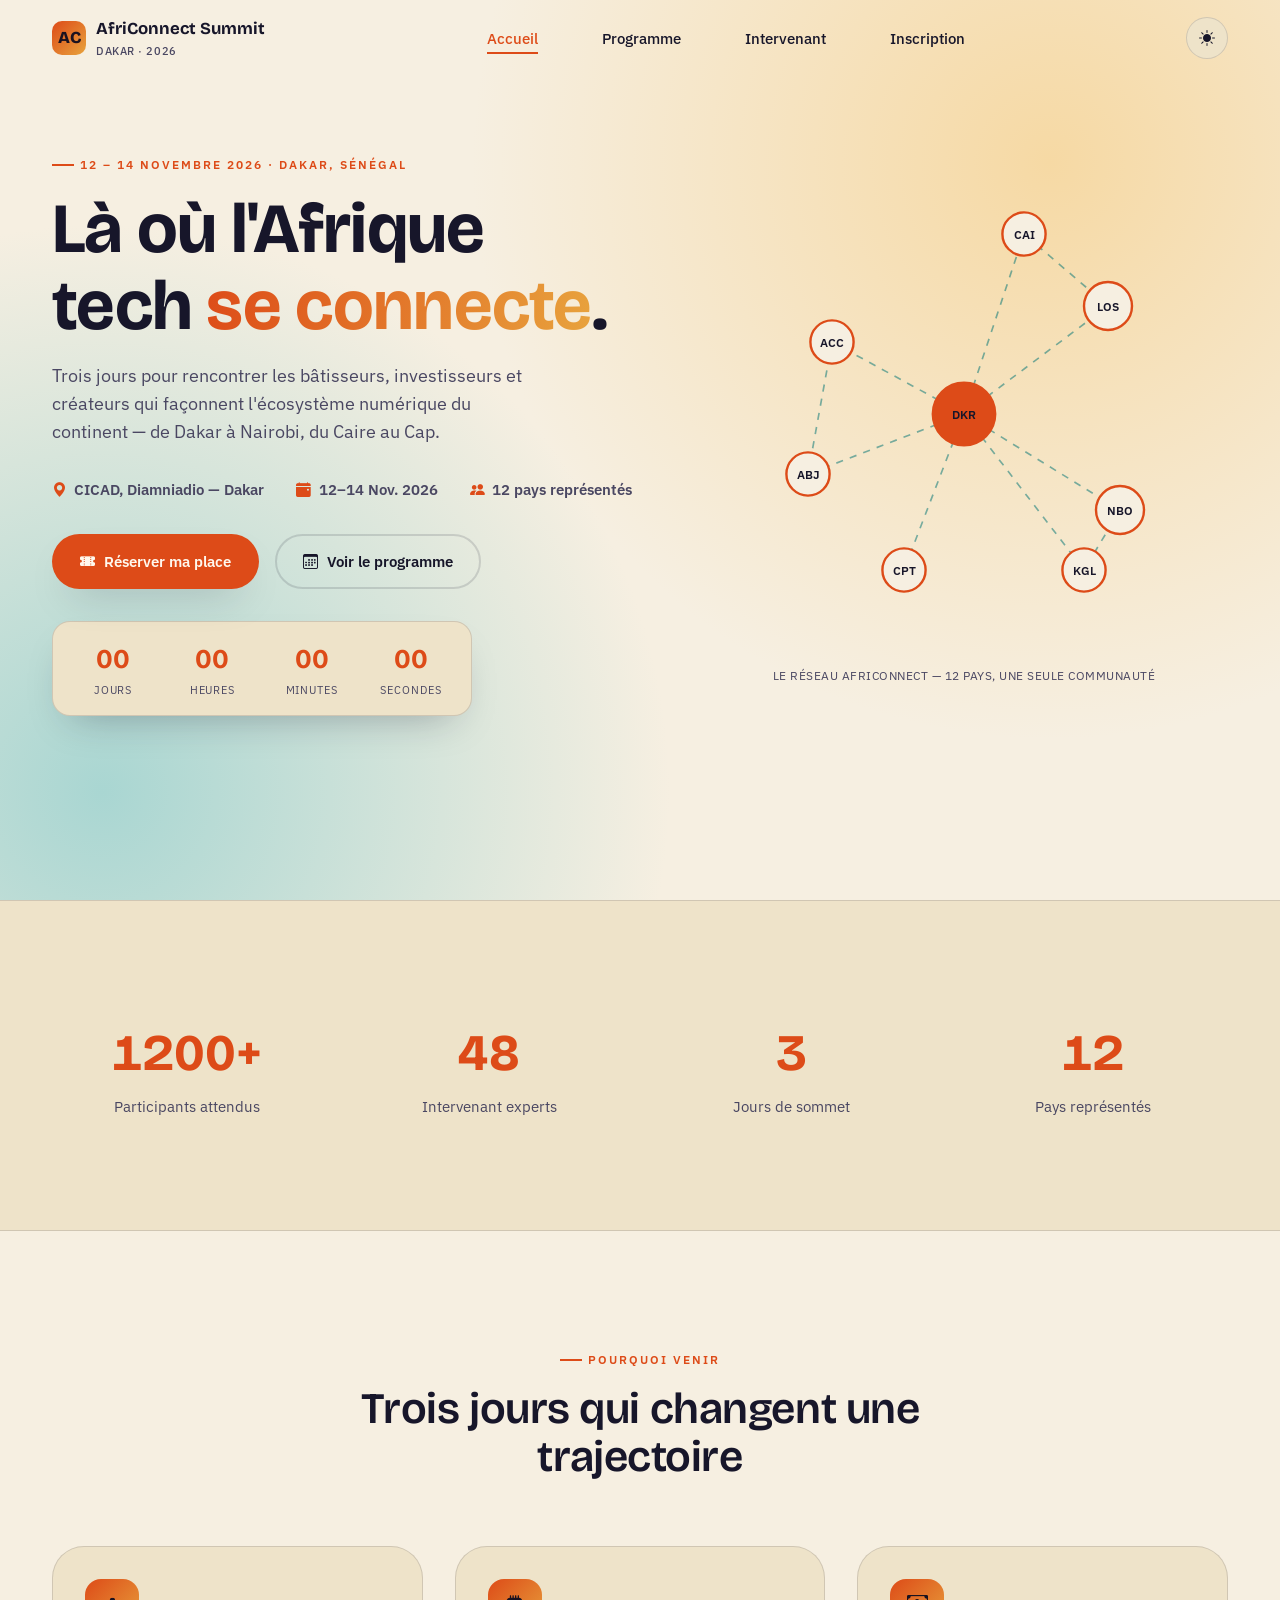
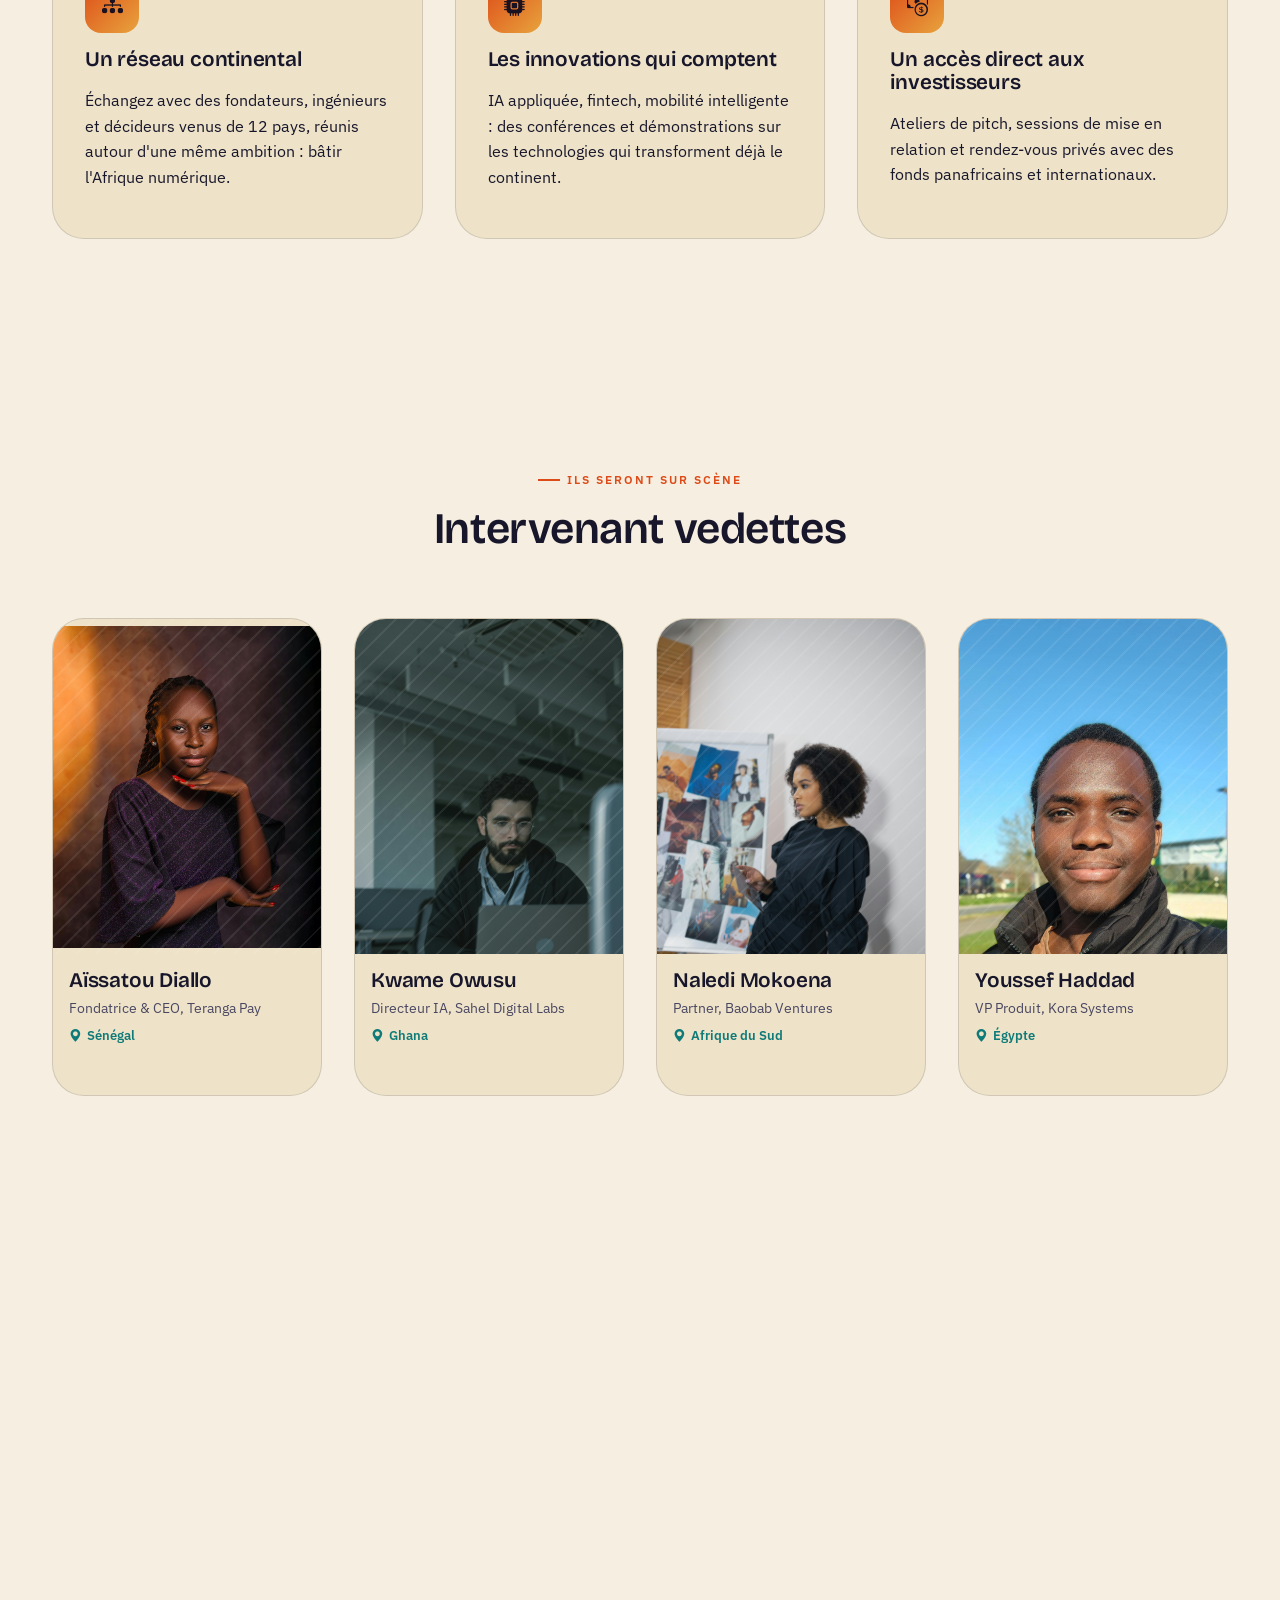
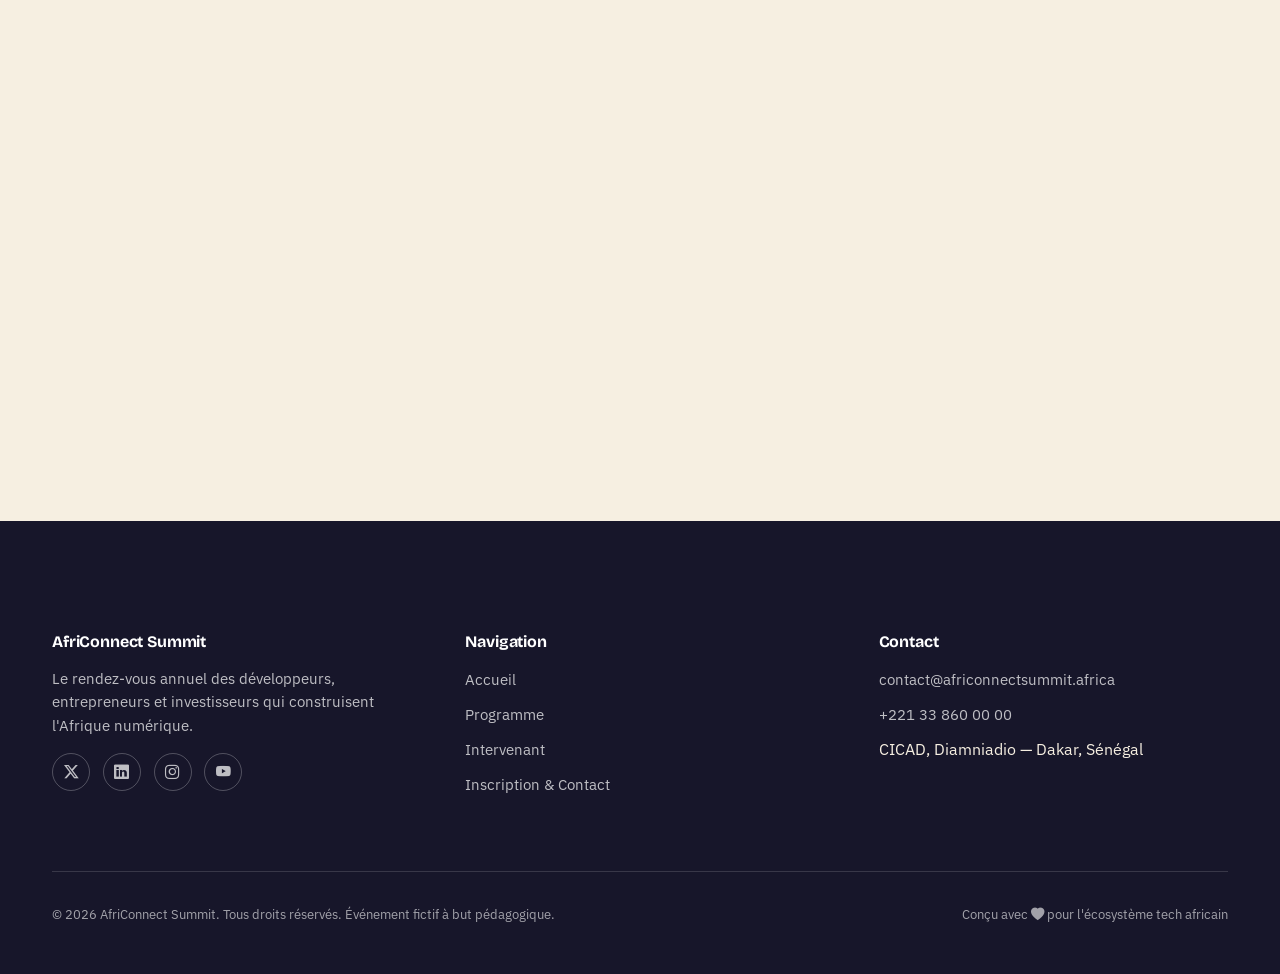
<file: index.html>
<!DOCTYPE html>
<html lang="fr">
<head>
<meta charset="UTF-8">
<meta name="viewport" content="width=device-width, initial-scale=1.0">
<title>AfriConnect Summit 2026 — Sommet Tech Panafricain à Dakar</title>
<meta name="description" content="AfriConnect Summit 2026 réunit développeurs, entrepreneurs et investisseurs de tout le continent africain, du 12 au 14 novembre 2026 à Dakar, Sénégal.">

<link rel="preconnect" href="https://fonts.googleapis.com">
<link rel="preconnect" href="https://fonts.gstatic.com" crossorigin>
<link href="https://fonts.googleapis.com/css2?family=Bricolage+Grotesque:opsz,wght@12..96,400;12..96,600;12..96,700;12..96,800&family=IBM+Plex+Sans:wght@400;500;600;700&display=swap" rel="stylesheet">
<link rel="stylesheet" href="https://cdn.jsdelivr.net/npm/bootstrap-icons@1.11.3/font/bootstrap-icons.css">
<link rel="stylesheet" href="css/style.css">
</head>
<body>

<header>
  <nav class="navbar" aria-label="Navigation principale">
    <div class="wrap">
      <a href="index.html" class="brand">
        <span class="brand-mark" aria-hidden="true">AC</span>
        <span>AfriConnect Summit<br><small>DAKAR · 2026</small></span>
      </a>

      <ul class="nav-links" id="nav-links">
        <li><a href="index.html" aria-current="page">Accueil</a></li>
        <li><a href="programme.html">Programme</a></li>
        <li><a href="intervenant.html">Intervenant</a></li>
        <li><a href="contact.html">Inscription</a></li>
      </ul>

      <div class="nav-tools">
        <button class="theme-toggle" aria-label="Basculer entre mode clair et sombre" aria-pressed="false">
          <i class="bi bi-sun-fill" aria-hidden="true"></i>
          <i class="bi bi-moon-stars-fill" aria-hidden="true"></i>
        </button>
        <button class="hamburger" aria-label="Ouvrir le menu de navigation" aria-expanded="false" aria-controls="nav-links">
          <span></span><span></span><span></span>
        </button>
      </div>
    </div>
  </nav>
</header>

<main>

  <!-- ===== HERO ===== -->
  <section class="hero">
    <div class="wrap">
      <div class="hero-copy reveal">
        <p class="eyebrow">12 – 14 Novembre 2026 · Dakar, Sénégal</p>
        <h1>Là où l'Afrique tech <em>se connecte</em>.</h1>
        <p class="hero-sub">Trois jours pour rencontrer les bâtisseurs, investisseurs et créateurs qui façonnent l'écosystème numérique du continent — de Dakar à Nairobi, du Caire au Cap.</p>

        <div class="hero-meta">
          <span><i class="bi bi-geo-alt-fill"></i> CICAD, Diamniadio — Dakar</span>
          <span><i class="bi bi-calendar-event-fill"></i> 12–14 Nov. 2026</span>
          <span><i class="bi bi-people-fill"></i> 12 pays représentés</span>
        </div>

        <div class="hero-actions">
          <a href="contact.html" class="btn btn-primary"><i class="bi bi-ticket-perforated-fill"></i> Réserver ma place</a>
          <a href="programme.html" class="btn btn-ghost"><i class="bi bi-calendar3"></i> Voir le programme</a>
        </div>

        <div class="countdown" data-countdown="2026-11-12T09:00:00" aria-label="Compte à rebours avant le sommet">
          <div class="cd-unit"><div class="cd-num" data-cd="days">00</div><div class="cd-label">Jours</div></div>
          <div class="cd-unit"><div class="cd-num" data-cd="hours">00</div><div class="cd-label">Heures</div></div>
          <div class="cd-unit"><div class="cd-num" data-cd="minutes">00</div><div class="cd-label">Minutes</div></div>
          <div class="cd-unit"><div class="cd-num" data-cd="seconds">00</div><div class="cd-label">Secondes</div></div>
        </div>
      </div>

      <div class="hero-visual reveal zoom">
        <div class="network" role="img" aria-label="Illustration d'un réseau de villes africaines connectées entre elles">
          <svg viewBox="0 0 400 400">
            <g class="net-line ld1"><path d="M200,210 L320,120 M200,210 L330,290 M200,210 L250,60" /></g>
            <g class="net-line ld2"><path d="M200,210 L150,340 M200,210 L90,150 M200,210 L300,340" /></g>
            <g class="net-line ld3"><path d="M200,210 L70,260 M320,120 L250,60 M330,290 L300,340 M90,150 L70,260" /></g>

            <g class="net-node" transform="translate(320,120)"><circle r="20" /><text text-anchor="middle" dy="4">LOS</text></g>
            <g class="net-node" transform="translate(330,290)"><circle r="20" /><text text-anchor="middle" dy="4">NBO</text></g>
            <g class="net-node" transform="translate(250,60)"><circle r="18" /><text text-anchor="middle" dy="4">CAI</text></g>
            <g class="net-node" transform="translate(150,340)"><circle r="18" /><text text-anchor="middle" dy="4">CPT</text></g>
            <g class="net-node" transform="translate(90,150)"><circle r="18" /><text text-anchor="middle" dy="4">ACC</text></g>
            <g class="net-node" transform="translate(300,340)"><circle r="18" /><text text-anchor="middle" dy="4">KGL</text></g>
            <g class="net-node" transform="translate(70,260)"><circle r="18" /><text text-anchor="middle" dy="4">ABJ</text></g>

            <g class="net-node pulse" transform="translate(200,210)">
              <circle class="ring ring-d1" r="26" />
              <circle class="ring ring-d2" r="26" />
              <circle class="ring ring-d3" r="26" />
              <circle class="core" r="26" />
              <text text-anchor="middle" dy="4" fill="#fff8ee">DKR</text>
            </g>
          </svg>
        </div>
        <p class="hero-caption">Le réseau AfriConnect — 12 pays, une seule communauté</p>
      </div>
    </div>
  </section>

  <!-- ===== CHIFFRES CLÉS ===== -->
  <section class="stats">
    <div class="wrap">
      <div class="stats-grid">
        <div class="reveal">
          <div class="stat-num" data-count="1200" data-suffix="+">0</div>
          <div class="stat-label">Participants attendus</div>
        </div>
        <div class="reveal">
          <div class="stat-num" data-count="48">0</div>
          <div class="stat-label">Intervenant experts</div>
        </div>
        <div class="reveal">
          <div class="stat-num" data-count="3">0</div>
          <div class="stat-label">Jours de sommet</div>
        </div>
        <div class="reveal">
          <div class="stat-num" data-count="12">0</div>
          <div class="stat-label">Pays représentés</div>
        </div>
      </div>
    </div>
  </section>

  <!-- ===== POURQUOI PARTICIPER ===== -->
  <section class="why">
    <div class="wrap">
      <div class="section-head center reveal">
        <p class="eyebrow">Pourquoi venir</p>
        <h2>Trois jours qui changent une trajectoire</h2>
      </div>
      <div class="why-grid">
        <article class="why-card reveal">
          <div class="why-icon"><i class="bi bi-diagram-3-fill"></i></div>
          <h3>Un réseau continental</h3>
          <p>Échangez avec des fondateurs, ingénieurs et décideurs venus de 12 pays, réunis autour d'une même ambition : bâtir l'Afrique numérique.</p>
        </article>
        <article class="why-card reveal">
          <div class="why-icon"><i class="bi bi-cpu-fill"></i></div>
          <h3>Les innovations qui comptent</h3>
          <p>IA appliquée, fintech, mobilité intelligente : des conférences et démonstrations sur les technologies qui transforment déjà le continent.</p>
        </article>
        <article class="why-card reveal">
          <div class="why-icon"><i class="bi bi-cash-coin"></i></div>
          <h3>Un accès direct aux investisseurs</h3>
          <p>Ateliers de pitch, sessions de mise en relation et rendez-vous privés avec des fonds panafricains et internationaux.</p>
        </article>
      </div>
    </div>
  </section>

  <!-- ===== INTERVENANT VEDETTES ===== -->
  <section class="featured-speakers">
    <div class="wrap">
      <div class="section-head center reveal">
        <p class="eyebrow">Ils seront sur scène</p>
        <h2>Intervenant vedettes</h2>
      </div>
     <div class="speakers-grid">

  <article class="speaker-card reveal">
    <div class="speaker-photo">
      <img src="images/intervenant/F1.jpg" alt="Photo de Aïssatou Diallo">
    </div>
    <div class="speaker-body">
      <h3>Aïssatou Diallo</h3>
      <p class="speaker-role">Fondatrice &amp; CEO, Teranga Pay</p>
      <p class="speaker-country"><i class="bi bi-geo-alt-fill"></i> Sénégal</p>
    </div>
  </article>

  <article class="speaker-card reveal">
    <div class="speaker-photo">
      <img src="images/intervenant/H1.jpg" alt="Photo de Kwame Owusu">
    </div>
    <div class="speaker-body">
      <h3>Kwame Owusu</h3>
      <p class="speaker-role">Directeur IA, Sahel Digital Labs</p>
      <p class="speaker-country"><i class="bi bi-geo-alt-fill"></i> Ghana</p>
    </div>
  </article>

  <article class="speaker-card reveal">
    <div class="speaker-photo">
      <img src="images/intervenant/F2.jpg" alt="Photo de Naledi Mokoena">
    </div>
    <div class="speaker-body">
      <h3>Naledi Mokoena</h3>
      <p class="speaker-role">Partner, Baobab Ventures</p>
      <p class="speaker-country"><i class="bi bi-geo-alt-fill"></i> Afrique du Sud</p>
    </div>
  </article>

  <article class="speaker-card reveal">
    <div class="speaker-photo">
      <img src="images/intervenant/H2.jpg" alt="Photo de Youssef Haddad">
    </div>
    <div class="speaker-body">
      <h3>Youssef Haddad</h3>
      <p class="speaker-role">VP Produit, Kora Systems</p>
      <p class="speaker-country"><i class="bi bi-geo-alt-fill"></i> Égypte</p>
    </div>
  </article>

</div>
      <div class="section-cta reveal">
        <a href="intervenant.html" class="btn btn-primary"><i class="bi bi-people-fill"></i> Voir tous les intervenant</a>
      </div>
    </div>
  </section>

  <!-- ===== SPONSORS ===== -->
  <section class="sponsors">
    <div class="wrap">
      <div class="section-head center reveal">
        <p class="eyebrow">Ils soutiennent le sommet</p>
        <h2>Nos partenaires</h2>
      </div>

      <div class="sponsors-tier tier-or reveal">
        <h3>Partenaires Or</h3>
        <div class="sponsors-row">
          <div class="sponsor-badge">Teranga Capital</div>
          <div class="sponsor-badge">Jokko Telecom</div>
        </div>
      </div>

      <div class="sponsors-tier tier-argent reveal">
        <h3>Partenaires Argent</h3>
        <div class="sponsors-row">
          <div class="sponsor-badge">Baobab Ventures</div>
          <div class="sponsor-badge">Sunu Bank</div>
          <div class="sponsor-badge">Kora Systems</div>
          <div class="sponsor-badge">Sahel Digital</div>
        </div>
      </div>

      <div class="sponsors-tier tier-bronze reveal">
        <h3>Partenaires Bronze</h3>
        <div class="sponsors-row">
          <div class="sponsor-badge">Dunya Cloud</div>
          <div class="sponsor-badge">Warada Tech</div>
          <div class="sponsor-badge">Nala Logistics</div>
          <div class="sponsor-badge">Ubuntu Hub</div>
          <div class="sponsor-badge">Ayo Studio</div>
          <div class="sponsor-badge">Tumaini Data</div>
        </div>
      </div>
    </div>
  </section>

</main>

<footer>
  <div class="wrap">
    <div class="footer-grid">
      <div class="footer-col">
        <h4>AfriConnect Summit</h4>
        <p>Le rendez-vous annuel des développeurs, entrepreneurs et investisseurs qui construisent l'Afrique numérique.</p>
        <div class="social-icons">
          <a href="https://twitter.com" aria-label="AfriConnect Summit sur X (Twitter)"><i class="bi bi-twitter-x"></i></a>
          <a href="https://linkedin.com" aria-label="AfriConnect Summit sur LinkedIn"><i class="bi bi-linkedin"></i></a>
          <a href="https://instagram.com" aria-label="AfriConnect Summit sur Instagram"><i class="bi bi-instagram"></i></a>
          <a href="https://youtube.com" aria-label="AfriConnect Summit sur YouTube"><i class="bi bi-youtube"></i></a>
        </div>
      </div>
      <div class="footer-col">
        <h4>Navigation</h4>
        <ul>
          <li><a href="index.html">Accueil</a></li>
          <li><a href="programme.html">Programme</a></li>
          <li><a href="intervenant.html">Intervenant</a></li>
          <li><a href="contact.html">Inscription &amp; Contact</a></li>
        </ul>
      </div>
      <div class="footer-col">
        <h4>Contact</h4>
        <ul>
          <li><a href="mailto:contact@africonnectsummit.africa">contact@africonnectsummit.africa</a></li>
          <li><a href="tel:+221338600000">+221 33 860 00 00</a></li>
          <li>CICAD, Diamniadio — Dakar, Sénégal</li>
        </ul>
      </div>
    </div>
    <div class="footer-bottom">
      <p>© <span data-year>2026</span> AfriConnect Summit. Tous droits réservés. Événement fictif à but pédagogique.</p>
      <p>Conçu avec <i class="bi bi-heart-fill" aria-hidden="true"></i> pour l'écosystème tech africain</p>
    </div>
  </div>
</footer>

<button class="back-to-top" aria-label="Retour en haut de page">
  <i class="bi bi-arrow-up" aria-hidden="true"></i>
</button>

<script src="js/main.js"></script>
</body>
</html>
</file>
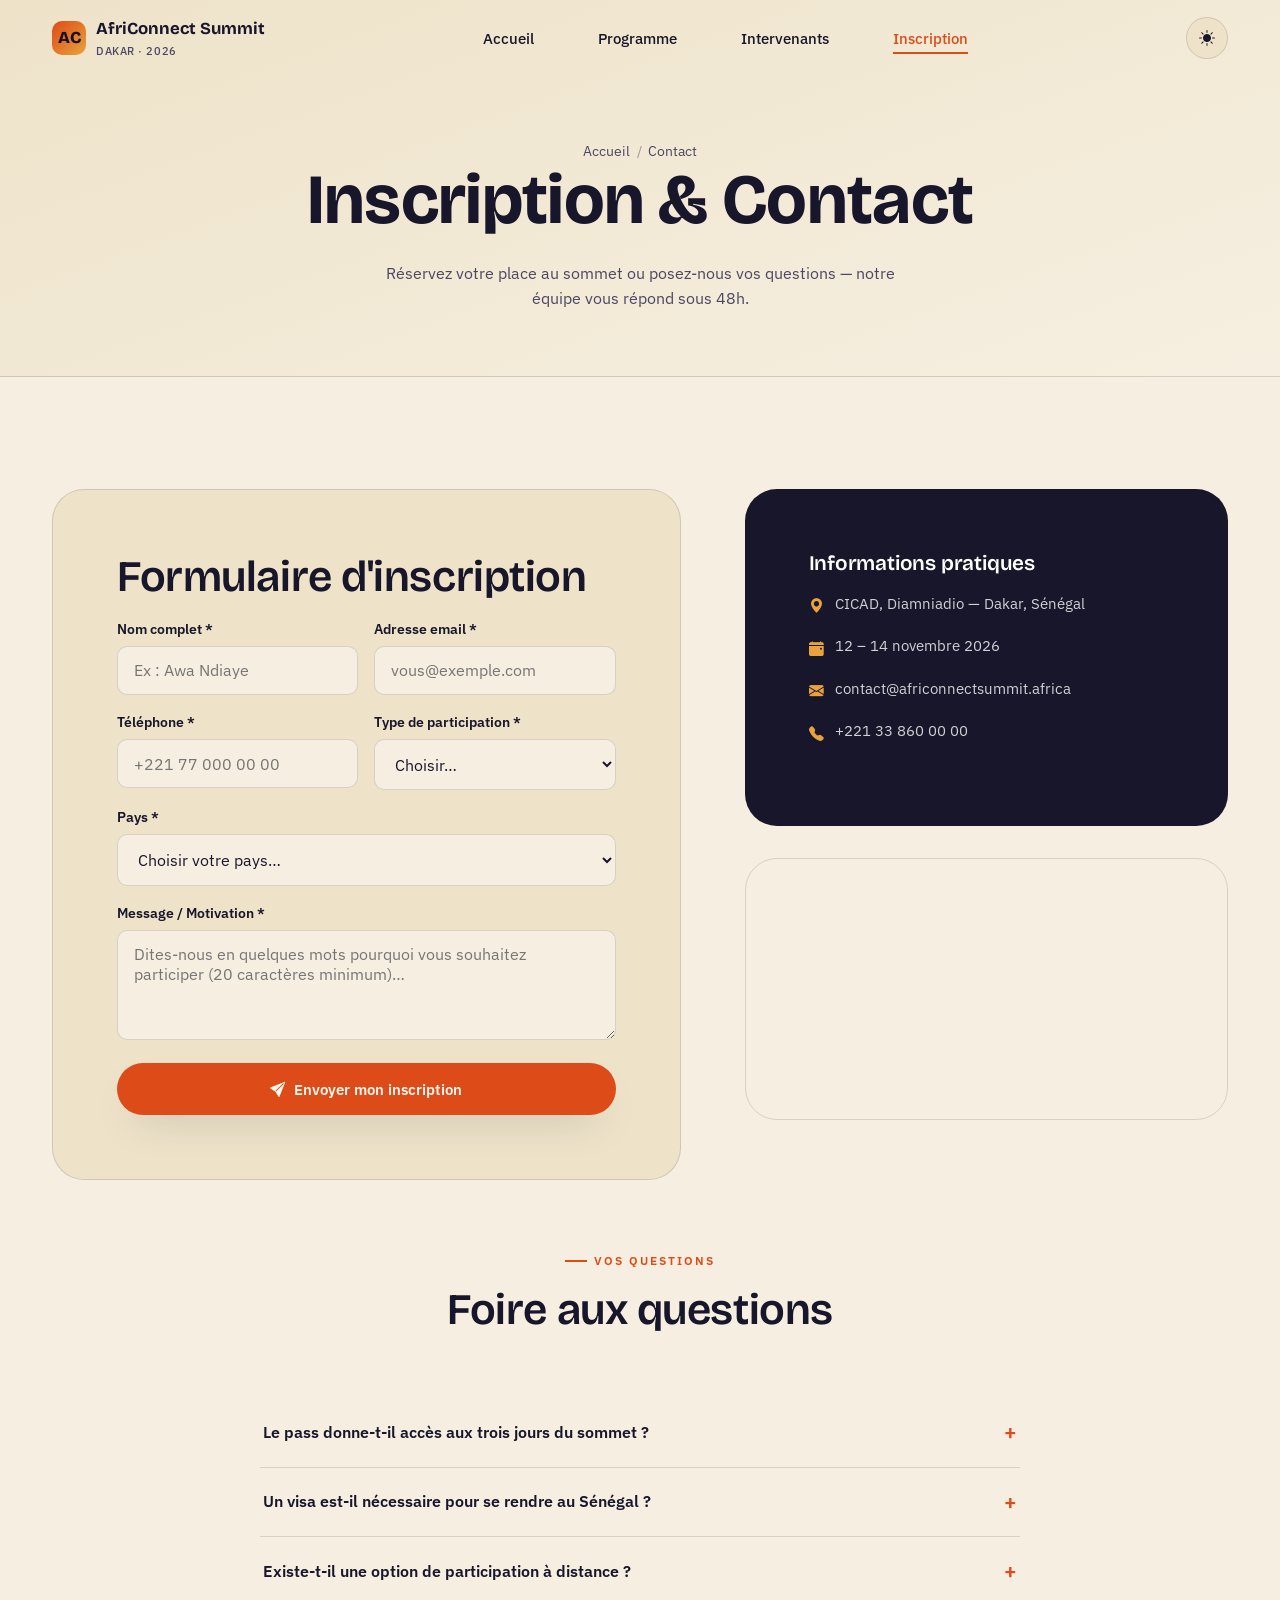
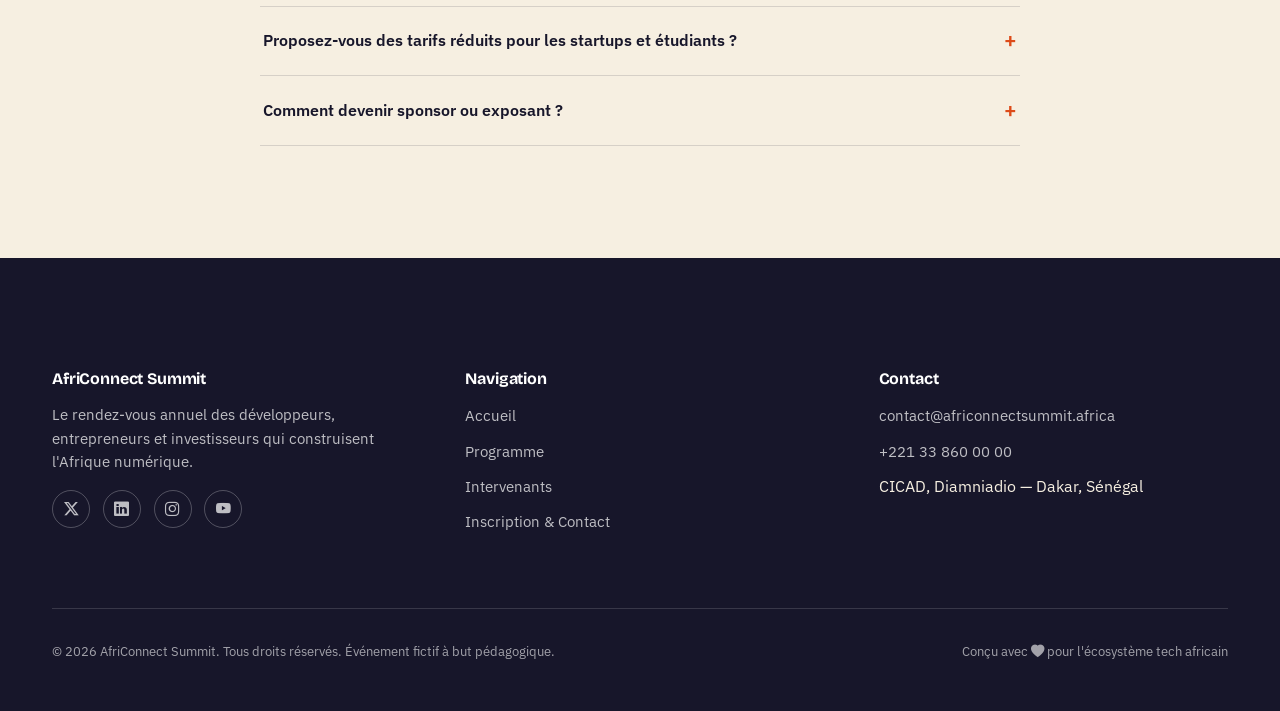
<file: contact.html>
<!DOCTYPE html>
<html lang="fr">
<head>
<meta charset="UTF-8">
<meta name="viewport" content="width=device-width, initial-scale=1.0">
<title>Inscription &amp; Contact — AfriConnect Summit 2026</title>
<meta name="description" content="Inscrivez-vous au sommet AfriConnect 2026 à Dakar. Formulaire d'inscription, informations pratiques, FAQ et localisation.">

<link rel="preconnect" href="https://fonts.googleapis.com">
<link rel="preconnect" href="https://fonts.gstatic.com" crossorigin>
<link href="https://fonts.googleapis.com/css2?family=Bricolage+Grotesque:opsz,wght@12..96,400;12..96,600;12..96,700;12..96,800&family=IBM+Plex+Sans:wght@400;500;600;700&display=swap" rel="stylesheet">
<link rel="stylesheet" href="https://cdn.jsdelivr.net/npm/bootstrap-icons@1.11.3/font/bootstrap-icons.css">
<link rel="stylesheet" href="css/style.css">
</head>
<body>

<header>
  <nav class="navbar" aria-label="Navigation principale">
    <div class="wrap">
      <a href="index.html" class="brand">
        <span class="brand-mark" aria-hidden="true">AC</span>
        <span>AfriConnect Summit<br><small>DAKAR · 2026</small></span>
      </a>
      <ul class="nav-links" id="nav-links">
        <li><a href="index.html">Accueil</a></li>
        <li><a href="programme.html">Programme</a></li>
        <li><a href="intervenants.html">Intervenants</a></li>
        <li><a href="contact.html" aria-current="page">Inscription</a></li>
      </ul>
      <div class="nav-tools">
        <button class="theme-toggle" aria-label="Basculer entre mode clair et sombre" aria-pressed="false">
          <i class="bi bi-sun-fill" aria-hidden="true"></i>
          <i class="bi bi-moon-stars-fill" aria-hidden="true"></i>
        </button>
        <button class="hamburger" aria-label="Ouvrir le menu de navigation" aria-expanded="false" aria-controls="nav-links">
          <span></span><span></span><span></span>
        </button>
      </div>
    </div>
  </nav>
</header>

<main>
  <section class="page-hero">
    <div class="wrap">
      <p class="breadcrumb"><a href="index.html">Accueil</a> <span class="sep">/</span> <span>Contact</span></p>
      <h1>Inscription &amp; Contact</h1>
      <p>Réservez votre place au sommet ou posez-nous vos questions — notre équipe vous répond sous 48h.</p>
    </div>
  </section>

  <section class="contact-section">
    <div class="wrap">
      <div class="contact-layout">

        <div class="contact-form-col reveal from-left">
          <div class="form-card">
            <h2>Formulaire d'inscription</h2>

            <div class="form-success" role="status">
              <i class="bi bi-check-circle-fill" aria-hidden="true"></i>
              <span>Merci ! Votre inscription a bien été envoyée. Un email de confirmation va suivre.</span>
            </div>

            <form id="registration-form" novalidate>
              <div class="form-row">
                <div class="field">
                  <label for="fullname">Nom complet *</label>
                  <input type="text" id="fullname" name="fullname" required placeholder="Ex : Awa Ndiaye">
                  <p class="field-error"></p>
                </div>
                <div class="field">
                  <label for="email">Adresse email *</label>
                  <input type="email" id="email" name="email" required placeholder="vous@exemple.com">
                  <p class="field-error"></p>
                </div>
              </div>

              <div class="form-row">
                <div class="field">
                  <label for="phone">Téléphone *</label>
                  <input type="tel" id="phone" name="phone" required placeholder="+221 77 000 00 00">
                  <p class="field-error"></p>
                </div>
                <div class="field">
                  <label for="participation">Type de participation *</label>
                  <select id="participation" name="participation" required>
                    <option value="">Choisir…</option>
                    <option value="participant">Participant</option>
                    <option value="intervenant">Intervenant</option>
                    <option value="sponsor">Sponsor</option>
                    <option value="presse">Presse / Média</option>
                    <option value="startup">Exposant startup</option>
                  </select>
                  <p class="field-error"></p>
                </div>
              </div>

              <div class="form-row">
                <div class="field field-full">
                  <label for="country">Pays *</label>
                  <select id="country" name="country" required>
                    <option value="">Choisir votre pays…</option>
                    <option value="senegal">Sénégal</option>
                    <option value="cote-ivoire">Côte d'Ivoire</option>
                    <option value="ghana">Ghana</option>
                    <option value="nigeria">Nigeria</option>
                    <option value="kenya">Kenya</option>
                    <option value="afrique-sud">Afrique du Sud</option>
                    <option value="egypte">Égypte</option>
                    <option value="maroc">Maroc</option>
                    <option value="rwanda">Rwanda</option>
                    <option value="cameroun">Cameroun</option>
                    <option value="tunisie">Tunisie</option>
                    <option value="benin">Bénin</option>
                  </select>
                  <p class="field-error"></p>
                </div>
              </div>

              <div class="field">
                <label for="message">Message / Motivation *</label>
                <textarea id="message" name="message" required placeholder="Dites-nous en quelques mots pourquoi vous souhaitez participer (20 caractères minimum)…"></textarea>
                <p class="field-error"></p>
              </div>

              <button type="submit" class="btn btn-primary btn-block"><i class="bi bi-send-fill"></i> Envoyer mon inscription</button>
            </form>
          </div>
        </div>

        <div class="contact-info-col reveal from-right">
          <div class="info-card">
            <h3>Informations pratiques</h3>
            <div class="info-line"><i class="bi bi-geo-alt-fill"></i><span>CICAD, Diamniadio — Dakar, Sénégal</span></div>
            <div class="info-line"><i class="bi bi-calendar-event-fill"></i><span>12 – 14 novembre 2026</span></div>
            <div class="info-line"><i class="bi bi-envelope-fill"></i><span>contact@africonnectsummit.africa</span></div>
            <div class="info-line"><i class="bi bi-telephone-fill"></i><span>+221 33 860 00 00</span></div>
          </div>
          <div class="map-frame">
            <iframe
              src="https://www.google.com/maps?q=CICAD+Diamniadio+Dakar+Senegal&output=embed"
              title="Localisation du CICAD, Diamniadio, Dakar"
              loading="lazy"
              referrerpolicy="no-referrer-when-downgrade">
            </iframe>
          </div>
        </div>

      </div>

      <div class="faq reveal">
        <div class="section-head center">
          <p class="eyebrow">Vos questions</p>
          <h2>Foire aux questions</h2>
        </div>

        <div class="faq-item">
          <input type="checkbox" id="faq-1">
          <label for="faq-1">Le pass donne-t-il accès aux trois jours du sommet ? <span class="plus">+</span></label>
          <div class="faq-answer"><p>Oui, votre inscription vous donne accès à l'intégralité des conférences, ateliers et espaces networking du 12 au 14 novembre.</p></div>
        </div>

        <div class="faq-item">
          <input type="checkbox" id="faq-2">
          <label for="faq-2">Un visa est-il nécessaire pour se rendre au Sénégal ? <span class="plus">+</span></label>
          <div class="faq-answer"><p>Cela dépend de votre nationalité. De nombreux ressortissants africains sont exemptés ; nous transmettons une lettre d'invitation officielle sur demande après inscription.</p></div>
        </div>

        <div class="faq-item">
          <input type="checkbox" id="faq-3">
          <label for="faq-3">Existe-t-il une option de participation à distance ? <span class="plus">+</span></label>
          <div class="faq-answer"><p>Les keynotes et panels principaux seront retransmis en direct, mais les ateliers et sessions de networking restent réservés aux participants sur place.</p></div>
        </div>

        <div class="faq-item">
          <input type="checkbox" id="faq-4">
          <label for="faq-4">Proposez-vous des tarifs réduits pour les startups et étudiants ? <span class="plus">+</span></label>
          <div class="faq-answer"><p>Oui, un tarif préférentiel est appliqué aux étudiants et aux jeunes startups sur présentation d'un justificatif lors de l'inscription.</p></div>
        </div>

        <div class="faq-item">
          <input type="checkbox" id="faq-5">
          <label for="faq-5">Comment devenir sponsor ou exposant ? <span class="plus">+</span></label>
          <div class="faq-answer"><p>Sélectionnez « Sponsor » ou « Exposant startup » dans le formulaire d'inscription : notre équipe partenariats vous recontactera avec les différentes formules disponibles.</p></div>
        </div>
      </div>
    </div>
  </section>
</main>

<footer>
  <div class="wrap">
    <div class="footer-grid">
      <div class="footer-col">
        <h4>AfriConnect Summit</h4>
        <p>Le rendez-vous annuel des développeurs, entrepreneurs et investisseurs qui construisent l'Afrique numérique.</p>
        <div class="social-icons">
          <a href="https://twitter.com" aria-label="AfriConnect Summit sur X (Twitter)"><i class="bi bi-twitter-x"></i></a>
          <a href="https://linkedin.com" aria-label="AfriConnect Summit sur LinkedIn"><i class="bi bi-linkedin"></i></a>
          <a href="https://instagram.com" aria-label="AfriConnect Summit sur Instagram"><i class="bi bi-instagram"></i></a>
          <a href="https://youtube.com" aria-label="AfriConnect Summit sur YouTube"><i class="bi bi-youtube"></i></a>
        </div>
      </div>
      <div class="footer-col">
        <h4>Navigation</h4>
        <ul>
          <li><a href="index.html">Accueil</a></li>
          <li><a href="programme.html">Programme</a></li>
          <li><a href="intervenants.html">Intervenants</a></li>
          <li><a href="contact.html">Inscription &amp; Contact</a></li>
        </ul>
      </div>
      <div class="footer-col">
        <h4>Contact</h4>
        <ul>
          <li><a href="mailto:contact@africonnectsummit.africa">contact@africonnectsummit.africa</a></li>
          <li><a href="tel:+221338600000">+221 33 860 00 00</a></li>
          <li>CICAD, Diamniadio — Dakar, Sénégal</li>
        </ul>
      </div>
    </div>
    <div class="footer-bottom">
      <p>© <span data-year>2026</span> AfriConnect Summit. Tous droits réservés. Événement fictif à but pédagogique.</p>
      <p>Conçu avec <i class="bi bi-heart-fill" aria-hidden="true"></i> pour l'écosystème tech africain</p>
    </div>
  </div>
</footer>

<button class="back-to-top" aria-label="Retour en haut de page">
  <i class="bi bi-arrow-up" aria-hidden="true"></i>
</button>

<script src="js/main.js"></script>
</body>
</html>
</file>
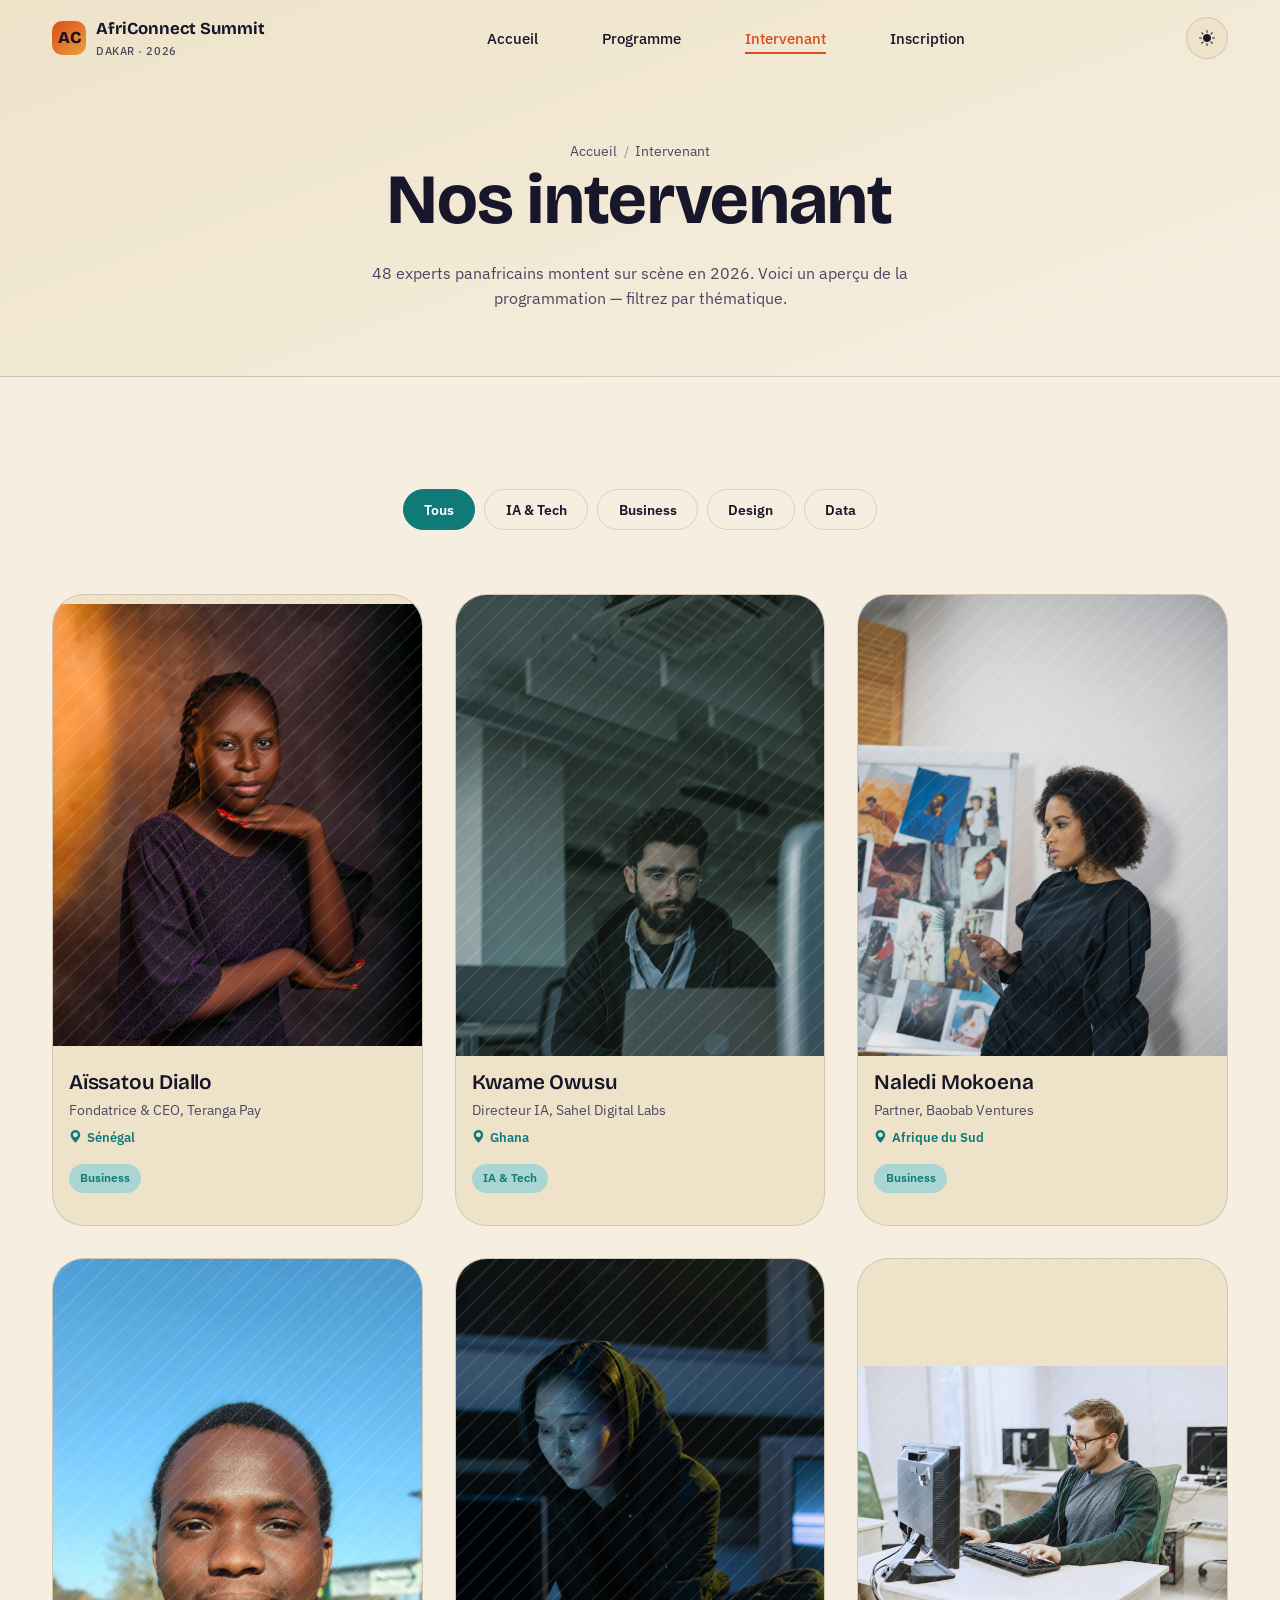
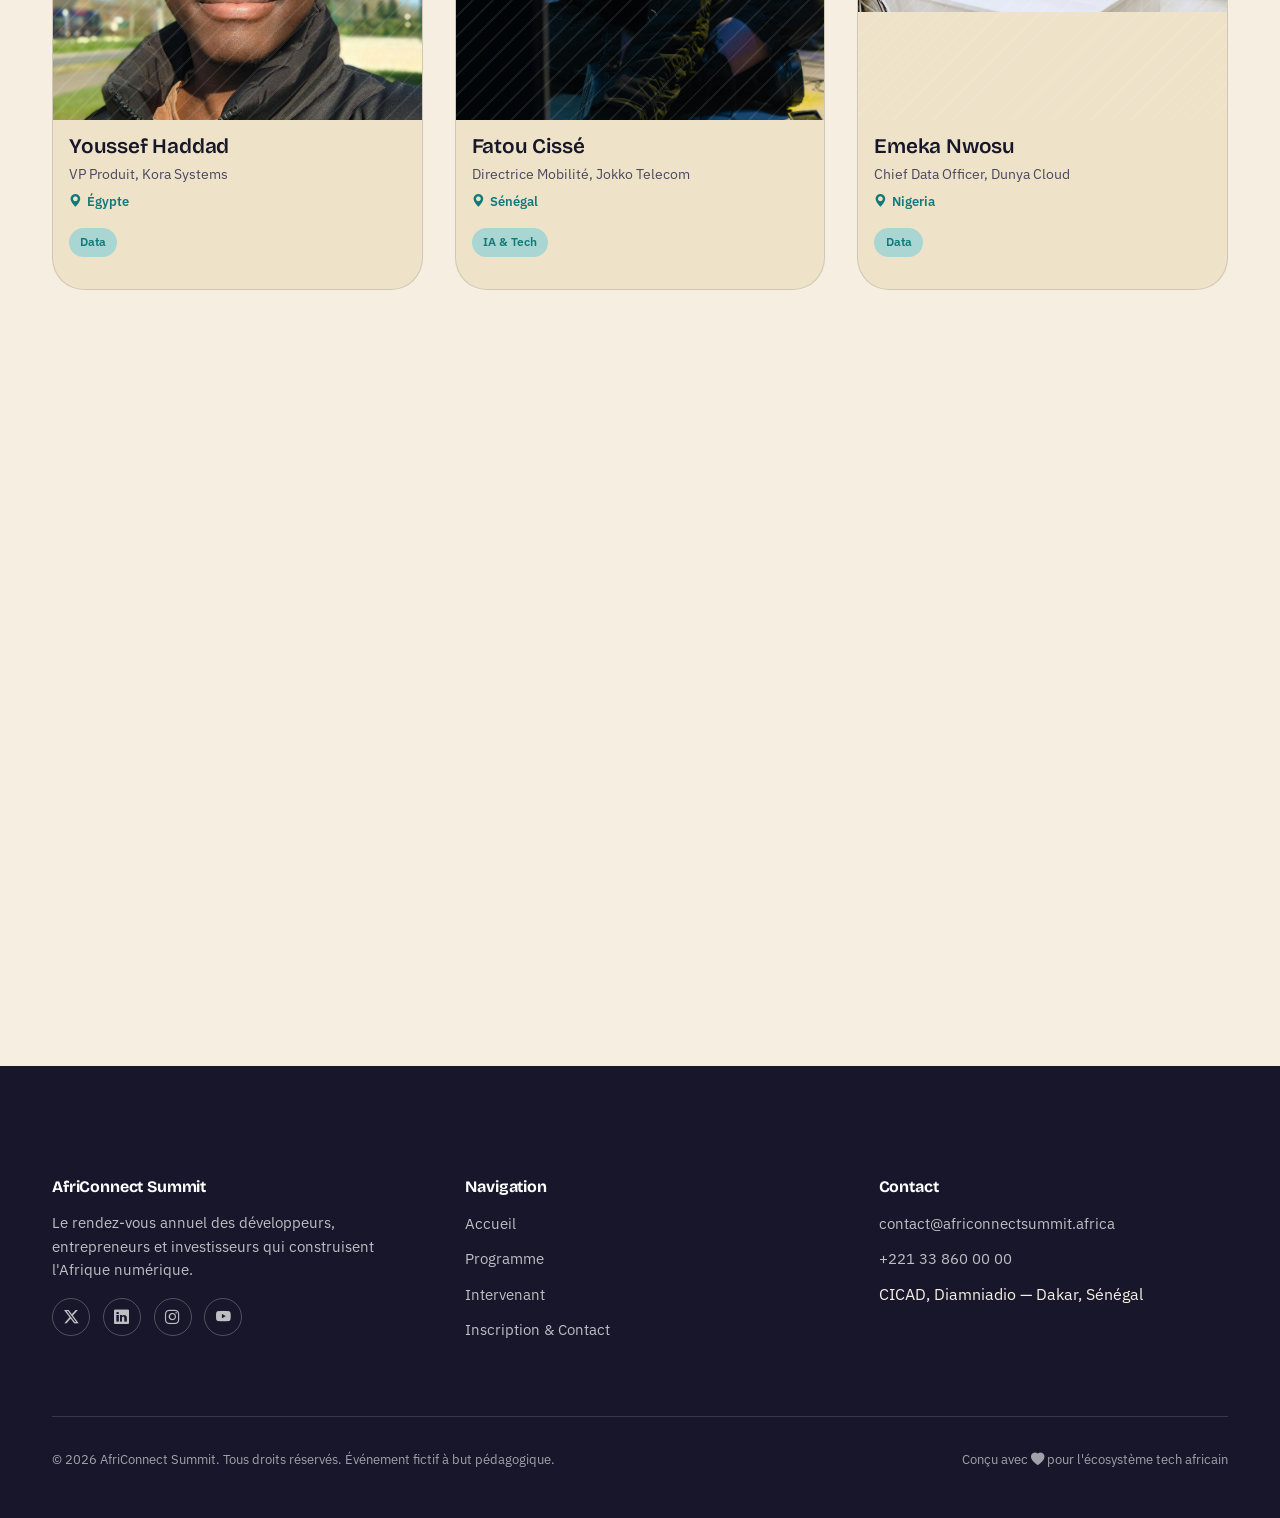
<file: intervenants.html>
<!DOCTYPE html>
<html lang="fr">
<head>
<meta charset="UTF-8">
<meta name="viewport" content="width=device-width, initial-scale=1.0">
<title>Intervenant — AfriConnect Summit 2026</title>
<meta name="description" content="Découvrez les 48 intervenant du sommet AfriConnect 2026 : fondateurs, investisseurs, designers et experts data venus de tout le continent.">

<link rel="preconnect" href="https://fonts.googleapis.com">
<link rel="preconnect" href="https://fonts.gstatic.com" crossorigin>
<link href="https://fonts.googleapis.com/css2?family=Bricolage+Grotesque:opsz,wght@12..96,400;12..96,600;12..96,700;12..96,800&family=IBM+Plex+Sans:wght@400;500;600;700&display=swap" rel="stylesheet">
<link rel="stylesheet" href="https://cdn.jsdelivr.net/npm/bootstrap-icons@1.11.3/font/bootstrap-icons.css">
<link rel="stylesheet" href="css/style.css">
</head>
<body>

<header>
  <nav class="navbar" aria-label="Navigation principale">
    <div class="wrap">
      <a href="index.html" class="brand">
        <span class="brand-mark" aria-hidden="true">AC</span>
        <span>AfriConnect Summit<br><small>DAKAR · 2026</small></span>
      </a>
      <ul class="nav-links" id="nav-links">
        <li><a href="index.html">Accueil</a></li>
        <li><a href="programme.html">Programme</a></li>
        <li><a href="intervenant.html" aria-current="page">Intervenant</a></li>
        <li><a href="contact.html">Inscription</a></li>
      </ul>
      <div class="nav-tools">
        <button class="theme-toggle" aria-label="Basculer entre mode clair et sombre" aria-pressed="false">
          <i class="bi bi-sun-fill" aria-hidden="true"></i>
          <i class="bi bi-moon-stars-fill" aria-hidden="true"></i>
        </button>
        <button class="hamburger" aria-label="Ouvrir le menu de navigation" aria-expanded="false" aria-controls="nav-links">
          <span></span><span></span><span></span>
        </button>
      </div>
    </div>
  </nav>
</header>

<main>
  <section class="page-hero">
    <div class="wrap">
      <p class="breadcrumb"><a href="index.html">Accueil</a> <span class="sep">/</span> <span>Intervenant</span></p>
      <h1>Nos intervenant</h1>
      <p>48 experts panafricains montent sur scène en 2026. Voici un aperçu de la programmation — filtrez par thématique.</p>
    </div>
  </section>

  <section class="speakers-directory">
  <div class="wrap">
    <div class="filters" role="group" aria-label="Filtrer les intervenant par thématique">
      <button class="filter-btn active" data-filter="tous">Tous</button>
      <button class="filter-btn" data-filter="ia">IA &amp; Tech</button>
      <button class="filter-btn" data-filter="business">Business</button>
      <button class="filter-btn" data-filter="design">Design</button>
      <button class="filter-btn" data-filter="data">Data</button>
    </div>

    <div class="speakers-grid wide">

      <article class="speaker-card reveal" data-topic="business">
        <div class="speaker-photo">
          <img src="images/intervenant/F1.jpg" alt="Photo de Aïssatou Diallo">
        </div>
        <div class="speaker-body">
          <h3>Aïssatou Diallo</h3>
          <p class="speaker-role">Fondatrice &amp; CEO, Teranga Pay</p>
          <p class="speaker-country"><i class="bi bi-geo-alt-fill"></i> Sénégal</p>
          <span class="tag">Business</span>
        </div>
      </article>

      <article class="speaker-card reveal" data-topic="ia">
        <div class="speaker-photo">
          <img src="images/intervenant/H1.jpg" alt="Photo de Kwame Owusu">
        </div>
        <div class="speaker-body">
          <h3>Kwame Owusu</h3>
          <p class="speaker-role">Directeur IA, Sahel Digital Labs</p>
          <p class="speaker-country"><i class="bi bi-geo-alt-fill"></i> Ghana</p>
          <span class="tag">IA &amp; Tech</span>
        </div>
      </article>

      <article class="speaker-card reveal" data-topic="business">
        <div class="speaker-photo">
          <img src="images/intervenant/F2.jpg" alt="Photo de Naledi Mokoena">
        </div>
        <div class="speaker-body">
          <h3>Naledi Mokoena</h3>
          <p class="speaker-role">Partner, Baobab Ventures</p>
          <p class="speaker-country"><i class="bi bi-geo-alt-fill"></i> Afrique du Sud</p>
          <span class="tag">Business</span>
        </div>
      </article>

      <article class="speaker-card reveal" data-topic="data">
        <div class="speaker-photo">
          <img src="images/intervenant/H2.jpg" alt="Photo de Youssef Haddad">
        </div>
        <div class="speaker-body">
          <h3>Youssef Haddad</h3>
          <p class="speaker-role">VP Produit, Kora Systems</p>
          <p class="speaker-country"><i class="bi bi-geo-alt-fill"></i> Égypte</p>
          <span class="tag">Data</span>
        </div>
      </article>

      <article class="speaker-card reveal" data-topic="ia">
        <div class="speaker-photo">
          <img src="images/intervenant/F3.jpg" alt="Photo de Fatou Cissé">
        </div>
        <div class="speaker-body">
          <h3>Fatou Cissé</h3>
          <p class="speaker-role">Directrice Mobilité, Jokko Telecom</p>
          <p class="speaker-country"><i class="bi bi-geo-alt-fill"></i> Sénégal</p>
          <span class="tag">IA &amp; Tech</span>
        </div>
      </article>

      <article class="speaker-card reveal" data-topic="data">
        <div class="speaker-photo">
          <img src="images/intervenant/H3.jpg" alt="Photo de Emeka Nwosu">
        </div>
        <div class="speaker-body">
          <h3>Emeka Nwosu</h3>
          <p class="speaker-role">Chief Data Officer, Dunya Cloud</p>
          <p class="speaker-country"><i class="bi bi-geo-alt-fill"></i> Nigeria</p>
          <span class="tag">Data</span>
        </div>
      </article>

      <article class="speaker-card reveal" data-topic="design">
        <div class="speaker-photo">
          <img src="images/intervenant/F4.jpg" alt="Photo de Amara Traoré">
        </div>
        <div class="speaker-body">
          <h3>Amara Traoré</h3>
          <p class="speaker-role">Lead Designer, Ayo Studio</p>
          <p class="speaker-country"><i class="bi bi-geo-alt-fill"></i> Côte d'Ivoire</p>
          <span class="tag">Design</span>
        </div>
      </article>

      <article class="speaker-card reveal" data-topic="business">
        <div class="speaker-photo">
          <img src="images/intervenant/F5.jpg" alt="Photo de Chidinma Eze">
        </div>
        <div class="speaker-body">
          <h3>Chidinma Eze</h3>
          <p class="speaker-role">Fondatrice, Nala Logistics</p>
          <p class="speaker-country"><i class="bi bi-geo-alt-fill"></i> Nigeria</p>
          <span class="tag">Business</span>
        </div>
      </article>

      <article class="speaker-card reveal" data-topic="ia">
        <div class="speaker-photo">
          <img src="images/intervenant/F6.jpg" alt="Photo de Grace Mwangi">
        </div>
        <div class="speaker-body">
          <h3>Grace Mwangi</h3>
          <p class="speaker-role">Ingénieure Machine Learning, Tumaini Data</p>
          <p class="speaker-country"><i class="bi bi-geo-alt-fill"></i> Kenya</p>
          <span class="tag">IA &amp; Tech</span>
        </div>
      </article>

    </div>
  </div>
</section>
</main>

<footer>
  <div class="wrap">
    <div class="footer-grid">
      <div class="footer-col">
        <h4>AfriConnect Summit</h4>
        <p>Le rendez-vous annuel des développeurs, entrepreneurs et investisseurs qui construisent l'Afrique numérique.</p>
        <div class="social-icons">
          <a href="https://twitter.com" aria-label="AfriConnect Summit sur X (Twitter)"><i class="bi bi-twitter-x"></i></a>
          <a href="https://linkedin.com" aria-label="AfriConnect Summit sur LinkedIn"><i class="bi bi-linkedin"></i></a>
          <a href="https://instagram.com" aria-label="AfriConnect Summit sur Instagram"><i class="bi bi-instagram"></i></a>
          <a href="https://youtube.com" aria-label="AfriConnect Summit sur YouTube"><i class="bi bi-youtube"></i></a>
        </div>
      </div>
      <div class="footer-col">
        <h4>Navigation</h4>
        <ul>
          <li><a href="index.html">Accueil</a></li>
          <li><a href="programme.html">Programme</a></li>
          <li><a href="intervenant.html">Intervenant</a></li>
          <li><a href="contact.html">Inscription &amp; Contact</a></li>
        </ul>
      </div>
      <div class="footer-col">
        <h4>Contact</h4>
        <ul>
          <li><a href="mailto:contact@africonnectsummit.africa">contact@africonnectsummit.africa</a></li>
          <li><a href="tel:+221338600000">+221 33 860 00 00</a></li>
          <li>CICAD, Diamniadio — Dakar, Sénégal</li>
        </ul>
      </div>
    </div>
    <div class="footer-bottom">
      <p>© <span data-year>2026</span> AfriConnect Summit. Tous droits réservés. Événement fictif à but pédagogique.</p>
      <p>Conçu avec <i class="bi bi-heart-fill" aria-hidden="true"></i> pour l'écosystème tech africain</p>
    </div>
  </div>
</footer>

<button class="back-to-top" aria-label="Retour en haut de page">
  <i class="bi bi-arrow-up" aria-hidden="true"></i>
</button>

<script src="js/main.js"></script>
</body>
</html>
</file>
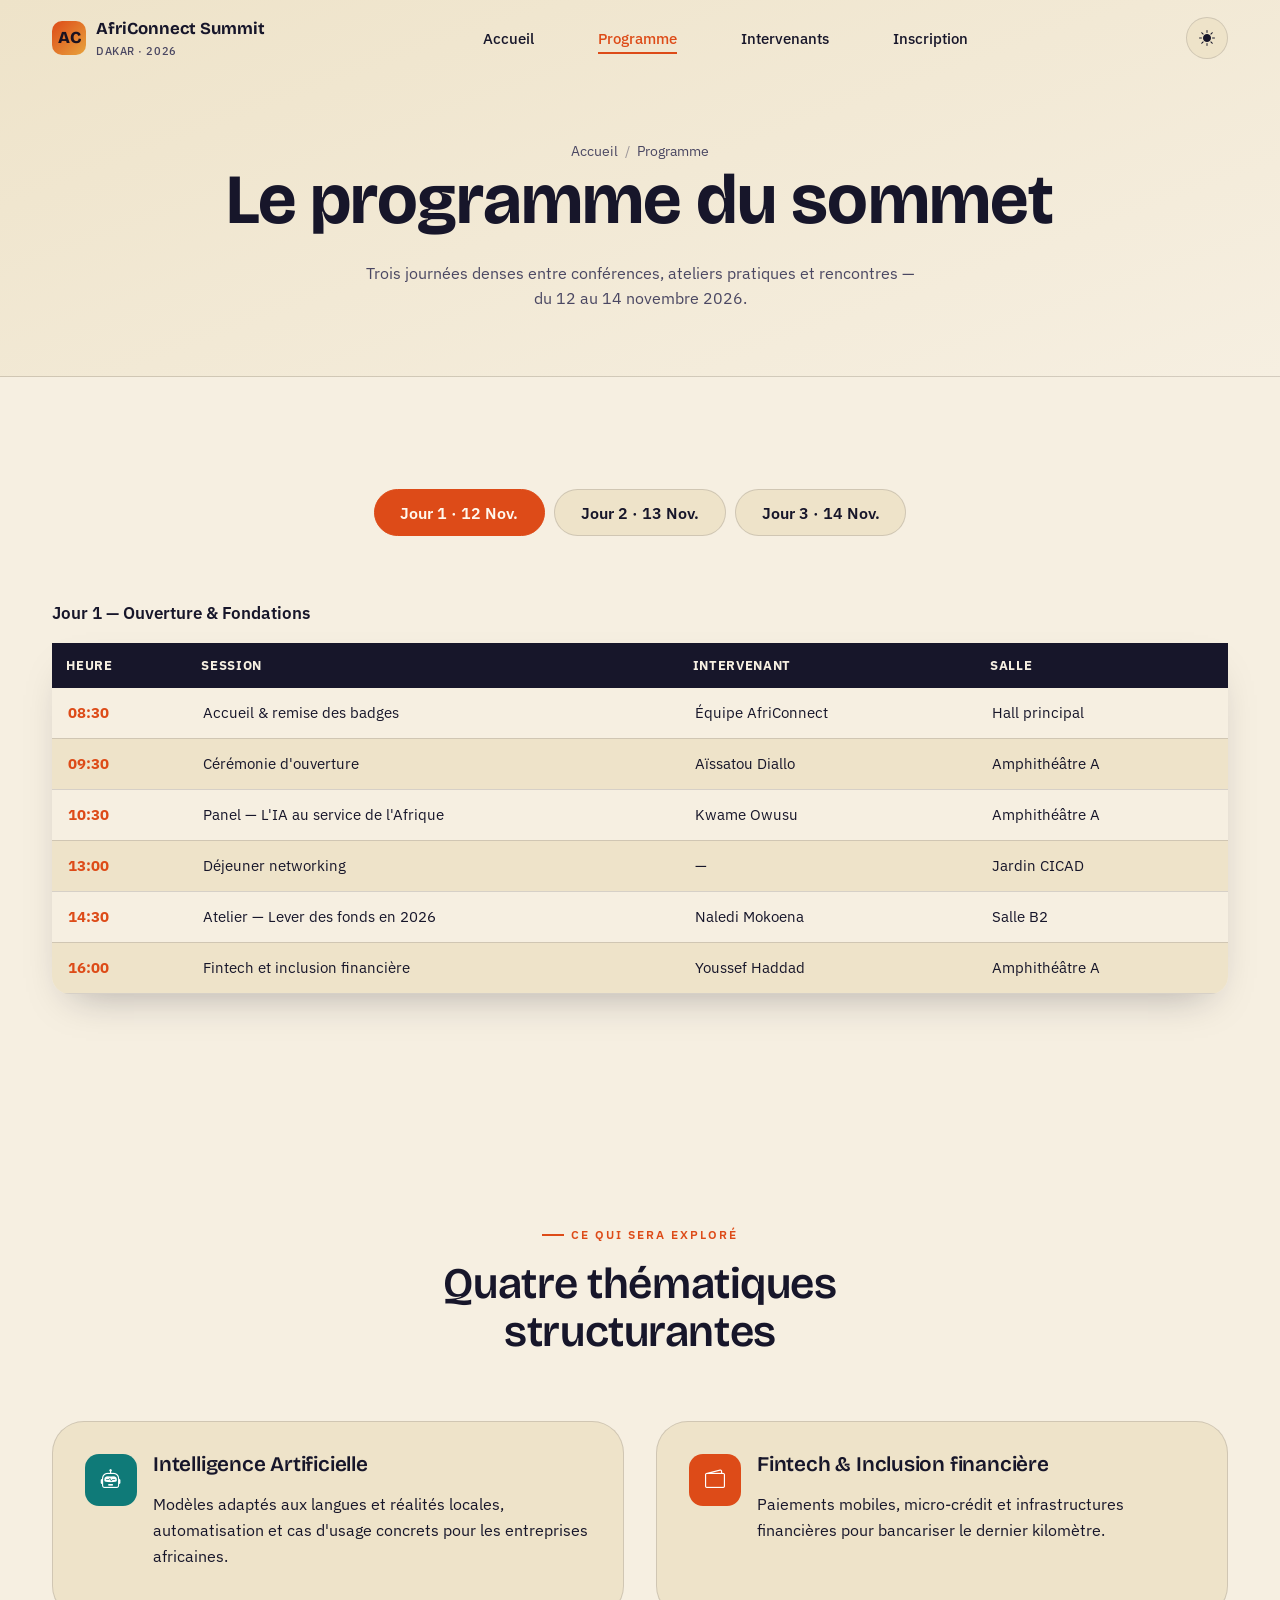
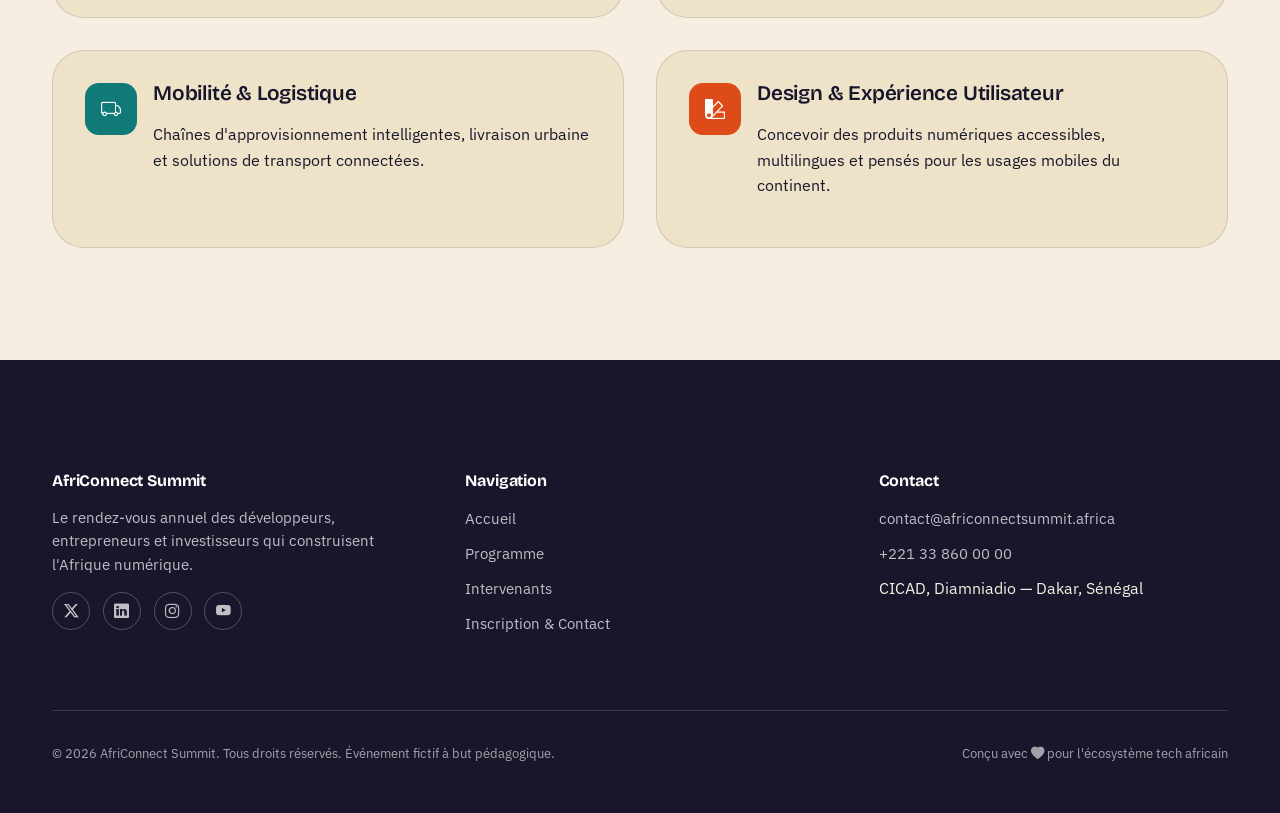
<file: programme.html>
<!DOCTYPE html>
<html lang="fr">
<head>
<meta charset="UTF-8">
<meta name="viewport" content="width=device-width, initial-scale=1.0">
<title>Programme — AfriConnect Summit 2026</title>
<meta name="description" content="Découvrez le programme complet du sommet AfriConnect 2026 : trois jours de conférences, ateliers et panels à Dakar.">

<link rel="preconnect" href="https://fonts.googleapis.com">
<link rel="preconnect" href="https://fonts.gstatic.com" crossorigin>
<link href="https://fonts.googleapis.com/css2?family=Bricolage+Grotesque:opsz,wght@12..96,400;12..96,600;12..96,700;12..96,800&family=IBM+Plex+Sans:wght@400;500;600;700&display=swap" rel="stylesheet">
<link rel="stylesheet" href="https://cdn.jsdelivr.net/npm/bootstrap-icons@1.11.3/font/bootstrap-icons.css">
<link rel="stylesheet" href="css/style.css">
</head>
<body>

<header>
  <nav class="navbar" aria-label="Navigation principale">
    <div class="wrap">
      <a href="index.html" class="brand">
        <span class="brand-mark" aria-hidden="true">AC</span>
        <span>AfriConnect Summit<br><small>DAKAR · 2026</small></span>
      </a>
      <ul class="nav-links" id="nav-links">
        <li><a href="index.html">Accueil</a></li>
        <li><a href="programme.html" aria-current="page">Programme</a></li>
        <li><a href="intervenants.html">Intervenants</a></li>
        <li><a href="contact.html">Inscription</a></li>
      </ul>
      <div class="nav-tools">
        <button class="theme-toggle" aria-label="Basculer entre mode clair et sombre" aria-pressed="false">
          <i class="bi bi-sun-fill" aria-hidden="true"></i>
          <i class="bi bi-moon-stars-fill" aria-hidden="true"></i>
        </button>
        <button class="hamburger" aria-label="Ouvrir le menu de navigation" aria-expanded="false" aria-controls="nav-links">
          <span></span><span></span><span></span>
        </button>
      </div>
    </div>
  </nav>
</header>

<main>
  <section class="page-hero">
    <div class="wrap">
      <p class="breadcrumb"><a href="index.html">Accueil</a> <span class="sep">/</span> <span>Programme</span></p>
      <h1>Le programme du sommet</h1>
      <p>Trois journées denses entre conférences, ateliers pratiques et rencontres — du 12 au 14 novembre 2026.</p>
    </div>
  </section>

  <section class="schedule">
    <div class="wrap">
      <div class="day-tabs" role="tablist" aria-label="Sélection du jour">
        <button class="day-tab" role="tab" data-day="1" aria-selected="true">Jour 1 · 12 Nov.</button>
        <button class="day-tab" role="tab" data-day="2" aria-selected="false">Jour 2 · 13 Nov.</button>
        <button class="day-tab" role="tab" data-day="3" aria-selected="false">Jour 3 · 14 Nov.</button>
      </div>

      <div class="day-panel active" data-day="1">
        <table class="schedule-table">
          <caption>Jour 1 — Ouverture &amp; Fondations</caption>
          <thead>
            <tr><th scope="col">Heure</th><th scope="col">Session</th><th scope="col">Intervenant</th><th scope="col">Salle</th></tr>
          </thead>
          <tbody>
            <tr><td class="time-cell" data-label="Heure">08:30</td><td data-label="Session">Accueil &amp; remise des badges</td><td data-label="Intervenant">Équipe AfriConnect</td><td data-label="Salle">Hall principal</td></tr>
            <tr><td class="time-cell" data-label="Heure">09:30</td><td data-label="Session">Cérémonie d'ouverture</td><td data-label="Intervenant">Aïssatou Diallo</td><td data-label="Salle">Amphithéâtre A</td></tr>
            <tr><td class="time-cell" data-label="Heure">10:30</td><td data-label="Session">Panel — L'IA au service de l'Afrique</td><td data-label="Intervenant">Kwame Owusu</td><td data-label="Salle">Amphithéâtre A</td></tr>
            <tr><td class="time-cell" data-label="Heure">13:00</td><td data-label="Session">Déjeuner networking</td><td data-label="Intervenant">—</td><td data-label="Salle">Jardin CICAD</td></tr>
            <tr><td class="time-cell" data-label="Heure">14:30</td><td data-label="Session">Atelier — Lever des fonds en 2026</td><td data-label="Intervenant">Naledi Mokoena</td><td data-label="Salle">Salle B2</td></tr>
            <tr><td class="time-cell" data-label="Heure">16:00</td><td data-label="Session">Fintech et inclusion financière</td><td data-label="Intervenant">Youssef Haddad</td><td data-label="Salle">Amphithéâtre A</td></tr>
          </tbody>
        </table>
      </div>

      <div class="day-panel" data-day="2">
        <table class="schedule-table">
          <caption>Jour 2 — Innovation &amp; Produit</caption>
          <thead>
            <tr><th scope="col">Heure</th><th scope="col">Session</th><th scope="col">Intervenant</th><th scope="col">Salle</th></tr>
          </thead>
          <tbody>
            <tr><td class="time-cell" data-label="Heure">09:00</td><td data-label="Session">Keynote — Mobilité intelligente</td><td data-label="Intervenant">Fatou Cissé</td><td data-label="Salle">Amphithéâtre A</td></tr>
            <tr><td class="time-cell" data-label="Heure">10:30</td><td data-label="Session">Data &amp; souveraineté numérique</td><td data-label="Intervenant">Emeka Nwosu</td><td data-label="Salle">Salle B1</td></tr>
            <tr><td class="time-cell" data-label="Heure">12:00</td><td data-label="Session">Design systems à grande échelle</td><td data-label="Intervenant">Amara Traoré</td><td data-label="Salle">Salle B2</td></tr>
            <tr><td class="time-cell" data-label="Heure">14:00</td><td data-label="Session">Lancement du Hackathon AfriConnect</td><td data-label="Intervenant">Équipe technique</td><td data-label="Salle">Zone Hackathon</td></tr>
            <tr><td class="time-cell" data-label="Heure">16:00</td><td data-label="Session">Panel — Startups à impact</td><td data-label="Intervenant">Chidinma Eze</td><td data-label="Salle">Amphithéâtre A</td></tr>
            <tr><td class="time-cell" data-label="Heure">17:30</td><td data-label="Session">Cocktail investisseurs</td><td data-label="Intervenant">—</td><td data-label="Salle">Rooftop CICAD</td></tr>
          </tbody>
        </table>
      </div>

      <div class="day-panel" data-day="3">
        <table class="schedule-table">
          <caption>Jour 3 — Passage à l'échelle &amp; Clôture</caption>
          <thead>
            <tr><th scope="col">Heure</th><th scope="col">Session</th><th scope="col">Intervenant</th><th scope="col">Salle</th></tr>
          </thead>
          <tbody>
            <tr><td class="time-cell" data-label="Heure">09:00</td><td data-label="Session">Étude de cas — Une scale-up panafricaine</td><td data-label="Intervenant">Naledi Mokoena</td><td data-label="Salle">Amphithéâtre A</td></tr>
            <tr><td class="time-cell" data-label="Heure">10:30</td><td data-label="Session">Cybersécurité pour les PME</td><td data-label="Intervenant">Youssef Haddad</td><td data-label="Salle">Salle B1</td></tr>
            <tr><td class="time-cell" data-label="Heure">12:00</td><td data-label="Session">Remise des prix du Hackathon</td><td data-label="Intervenant">Équipe technique</td><td data-label="Salle">Amphithéâtre A</td></tr>
            <tr><td class="time-cell" data-label="Heure">14:00</td><td data-label="Session">Table ronde — Politiques tech africaines</td><td data-label="Intervenant">Fatou Cissé</td><td data-label="Salle">Amphithéâtre A</td></tr>
            <tr><td class="time-cell" data-label="Heure">15:30</td><td data-label="Session">Cérémonie de clôture</td><td data-label="Intervenant">Aïssatou Diallo</td><td data-label="Salle">Amphithéâtre A</td></tr>
          </tbody>
        </table>
      </div>
    </div>
  </section>

  <section class="themes">
    <div class="wrap">
      <div class="section-head center reveal">
        <p class="eyebrow">Ce qui sera exploré</p>
        <h2>Quatre thématiques structurantes</h2>
      </div>
      <div class="themes-grid">
        <article class="theme-card reveal from-left">
          <div class="theme-icon"><i class="bi bi-robot"></i></div>
          <div><h3>Intelligence Artificielle</h3><p>Modèles adaptés aux langues et réalités locales, automatisation et cas d'usage concrets pour les entreprises africaines.</p></div>
        </article>
        <article class="theme-card reveal from-right">
          <div class="theme-icon"><i class="bi bi-wallet2"></i></div>
          <div><h3>Fintech &amp; Inclusion financière</h3><p>Paiements mobiles, micro-crédit et infrastructures financières pour bancariser le dernier kilomètre.</p></div>
        </article>
        <article class="theme-card reveal from-left">
          <div class="theme-icon"><i class="bi bi-truck"></i></div>
          <div><h3>Mobilité &amp; Logistique</h3><p>Chaînes d'approvisionnement intelligentes, livraison urbaine et solutions de transport connectées.</p></div>
        </article>
        <article class="theme-card reveal from-right">
          <div class="theme-icon"><i class="bi bi-palette2"></i></div>
          <div><h3>Design &amp; Expérience Utilisateur</h3><p>Concevoir des produits numériques accessibles, multilingues et pensés pour les usages mobiles du continent.</p></div>
        </article>
      </div>
    </div>
  </section>
</main>

<footer>
  <div class="wrap">
    <div class="footer-grid">
      <div class="footer-col">
        <h4>AfriConnect Summit</h4>
        <p>Le rendez-vous annuel des développeurs, entrepreneurs et investisseurs qui construisent l'Afrique numérique.</p>
        <div class="social-icons">
          <a href="https://twitter.com" aria-label="AfriConnect Summit sur X (Twitter)"><i class="bi bi-twitter-x"></i></a>
          <a href="https://linkedin.com" aria-label="AfriConnect Summit sur LinkedIn"><i class="bi bi-linkedin"></i></a>
          <a href="https://instagram.com" aria-label="AfriConnect Summit sur Instagram"><i class="bi bi-instagram"></i></a>
          <a href="https://youtube.com" aria-label="AfriConnect Summit sur YouTube"><i class="bi bi-youtube"></i></a>
        </div>
      </div>
      <div class="footer-col">
        <h4>Navigation</h4>
        <ul>
          <li><a href="index.html">Accueil</a></li>
          <li><a href="programme.html">Programme</a></li>
          <li><a href="intervenants.html">Intervenants</a></li>
          <li><a href="contact.html">Inscription &amp; Contact</a></li>
        </ul>
      </div>
      <div class="footer-col">
        <h4>Contact</h4>
        <ul>
          <li><a href="mailto:contact@africonnectsummit.africa">contact@africonnectsummit.africa</a></li>
          <li><a href="tel:+221338600000">+221 33 860 00 00</a></li>
          <li>CICAD, Diamniadio — Dakar, Sénégal</li>
        </ul>
      </div>
    </div>
    <div class="footer-bottom">
      <p>© <span data-year>2026</span> AfriConnect Summit. Tous droits réservés. Événement fictif à but pédagogique.</p>
      <p>Conçu avec <i class="bi bi-heart-fill" aria-hidden="true"></i> pour l'écosystème tech africain</p>
    </div>
  </div>
</footer>

<button class="back-to-top" aria-label="Retour en haut de page">
  <i class="bi bi-arrow-up" aria-hidden="true"></i>
</button>

<script src="js/main.js"></script>
</body>
</html>
</file>
<file: css/style.css>
/* ==========================================================================
   AFRICONNECT SUMMIT 2026 — STYLESHEET
   Sommaire :
   1. Variables & reset
   2. Typographie
   3. Layout utilitaires
   4. Navbar
   5. Hero + réseau animé (signature visuelle)
   6. Chiffres clés
   7. Pourquoi participer
   8. Intervenants
   9. Sponsors
   10. Footer
   11. Pages internes (hero interne, fil d'Ariane)
   12. Programme (onglets, tableaux)
   13. Filtrage intervenants
   14. Contact (formulaire, FAQ accordéon, carte)
   15. Bouton retour en haut
   16. Media queries
   ========================================================================== */

/* ---------- 1. VARIABLES & RESET ---------- */
:root{
  /* Couleurs neutres */
  --color-ink:        #17162A;
  --color-ink-soft:    #4A4762;
  --color-paper:       #F6EFE1;
  --color-paper-alt:   #EEE3C9;
  --color-line:        rgba(23, 22, 42, 0.14);

  /* Couleurs principales (3 accents) */
  --color-gold:        #E8A33D;
  --color-burnt:       #DD4B18;
  --color-teal:        #0F7A78;

  /* Variantes pour dégradés / états */
  --color-gold-soft:   #F6D9A4;
  --color-burnt-soft:  #F3B79D;
  --color-teal-soft:   #A9D6D2;

  /* Typographie */
  --font-display: 'Bricolage Grotesque', 'Segoe UI', sans-serif;
  --font-body: 'IBM Plex Sans', 'Segoe UI', sans-serif;

  /* Rythme / espacements */
  --space-xs: 0.5rem;
  --space-sm: 1rem;
  --space-md: 2rem;
  --space-lg: 4rem;
  --space-xl: 7rem;

  /* Forme */
  --radius-sm: 10px;
  --radius-md: 18px;
  --radius-lg: 32px;
  --shadow-soft: 0 18px 40px -20px rgba(23, 22, 42, 0.35);

  --nav-height: 76px;
}

[data-theme="dark"]{
  --color-ink:        #F4EEDD;
  --color-ink-soft:    #C9C2E8;
  --color-paper:       #131022;
  --color-paper-alt:   #1D1832;
  --color-line:        rgba(244, 238, 221, 0.14);

  --color-gold:        #F0B255;
  --color-burnt:       #F16A38;
  --color-teal:        #2AA6A0;

  --color-gold-soft:   #4A3820;
  --color-burnt-soft:  #4A2A1E;
  --color-teal-soft:   #16403C;

  --shadow-soft: 0 18px 45px -18px rgba(0, 0, 0, 0.6);
}

*, *::before, *::after{ box-sizing: border-box; }

html{ scroll-behavior: smooth; }

body{
  margin: 0;
  background: var(--color-paper);
  color: var(--color-ink);
  font-family: var(--font-body);
  font-size: 16px;
  line-height: 1.6;
  transition: background 0.4s ease, color 0.4s ease;
  overflow-x: hidden;
}

img{ max-width: 100%; display: block; }

a{ color: inherit; text-decoration: none; }

ul{ list-style: none; margin: 0; padding: 0; }

button, input, select, textarea{ font-family: inherit; font-size: inherit; color: inherit; }

h1, h2, h3, h4{
  font-family: var(--font-display);
  line-height: 1.1;
  margin: 0 0 var(--space-sm);
  letter-spacing: -0.01em;
}

p{ margin: 0 0 var(--space-sm); }

@media (prefers-reduced-motion: reduce){
  *{ animation-duration: 0.01ms !important; animation-iteration-count: 1 !important; transition-duration: 0.01ms !important; scroll-behavior: auto !important; }
}

:focus-visible{
  outline: 3px solid var(--color-teal);
  outline-offset: 3px;
}

/* ---------- 2. TYPOGRAPHIE ---------- */
.eyebrow{
  font-family: var(--font-body);
  font-weight: 600;
  text-transform: uppercase;
  letter-spacing: 0.16em;
  font-size: 0.78rem;
  color: var(--color-burnt);
  display: inline-flex;
  align-items: center;
  gap: 0.5em;
  margin-bottom: var(--space-sm);
}
.eyebrow::before{
  content: "";
  width: 22px; height: 2px;
  background: var(--color-burnt);
  display: inline-block;
}

h1{ font-size: clamp(2.6rem, 5.5vw, 4.6rem); font-weight: 700; }
h2{ font-size: clamp(1.9rem, 3.4vw, 2.8rem); font-weight: 600; }
h3{ font-size: 1.3rem; font-weight: 600; }

.section-head{ max-width: 640px; margin-bottom: var(--space-lg); }
.section-head.center{ margin-left: auto; margin-right: auto; text-align: center; }

/* ---------- 3. LAYOUT UTILITAIRES ---------- */
.wrap{
  width: 100%;
  max-width: 1240px;
  margin: 0 auto;
  padding: 0 var(--space-md);
}

section{ padding: var(--space-xl) 0; position: relative; }

.reveal{ opacity: 0; transform: translateY(28px); transition: opacity 0.7s ease, transform 0.7s ease; }
.reveal.is-visible{ opacity: 1; transform: translateY(0); }
.reveal.zoom{ transform: scale(0.92); }
.reveal.zoom.is-visible{ transform: scale(1); }
.reveal.from-left{ transform: translateX(-32px); }
.reveal.from-left.is-visible{ transform: translateX(0); }
.reveal.from-right{ transform: translateX(32px); }
.reveal.from-right.is-visible{ transform: translateX(0); }

.btn{
  display: inline-flex;
  align-items: center;
  gap: 0.6em;
  padding: 0.9em 1.7em;
  border-radius: 999px;
  font-weight: 600;
  font-size: 0.95rem;
  border: 2px solid transparent;
  cursor: pointer;
  transition: transform 0.25s ease, box-shadow 0.25s ease, background 0.25s ease, color 0.25s ease, border-color .25s ease;
  white-space: nowrap;
}
.btn:hover{ transform: translateY(-3px); }
.btn:active{ transform: translateY(-1px); }

.btn-primary{ background: var(--color-burnt); color: #FFF8EE; box-shadow: var(--shadow-soft); }
.btn-primary:hover{ background: var(--color-gold); color: var(--color-ink); }

.btn-ghost{ border-color: var(--color-line); color: var(--color-ink); background: transparent; }
.btn-ghost:hover{ border-color: var(--color-ink); }

.btn-block{ width: 100%; justify-content: center; }

.tag{
  display: inline-block;
  padding: 0.35em 0.9em;
  border-radius: 999px;
  font-size: 0.78rem;
  font-weight: 600;
  background: var(--color-teal-soft);
  color: var(--color-teal);
}

/* ---------- 4. NAVBAR ---------- */
.navbar{
  position: fixed; top: 0; left: 0; right: 0; z-index: 900;
  height: var(--nav-height);
  display: flex; align-items: center;
  background: transparent;
  transition: background 0.35s ease, box-shadow 0.35s ease, backdrop-filter .35s ease;
}
.navbar.scrolled{
  background: color-mix(in srgb, var(--color-paper) 92%, transparent);
  backdrop-filter: blur(10px);
  box-shadow: 0 8px 24px -18px rgba(0,0,0,0.4);
  border-bottom: 1px solid var(--color-line);
}
.navbar .wrap{ display: flex; align-items: center; justify-content: space-between; width: 100%; }

.brand{ display: flex; align-items: center; gap: 0.6em; font-family: var(--font-display); font-weight: 700; font-size: 1.05rem; }
.brand .brand-mark{
  width: 34px; height: 34px; border-radius: 10px;
  background: linear-gradient(135deg, var(--color-burnt), var(--color-gold));
  display: grid; place-items: center; color: #1a1220; font-weight: 800;
}
.brand small{ display:block; font-family: var(--font-body); font-weight: 500; font-size: 0.68rem; color: var(--color-ink-soft); letter-spacing: 0.05em; }

.nav-links{ display: flex; align-items: center; gap: var(--space-lg); }
.nav-links a{
  font-weight: 500; font-size: 0.94rem; position: relative; padding: 0.3em 0;
}
.nav-links a::after{
  content:""; position:absolute; left:0; bottom:-2px; height:2px; width:0;
  background: var(--color-burnt); transition: width 0.25s ease;
}
.nav-links a:hover::after, .nav-links a[aria-current="page"]::after{ width: 100%; }
.nav-links a[aria-current="page"]{ color: var(--color-burnt); }

.nav-tools{ display: flex; align-items: center; gap: var(--space-sm); }

.theme-toggle{
  width: 42px; height: 42px; border-radius: 50%;
  border: 1.5px solid var(--color-line);
  background: var(--color-paper-alt);
  display: grid; place-items: center; cursor: pointer;
  transition: transform 0.3s ease, border-color .25s ease;
}
.theme-toggle:hover{ transform: rotate(18deg); border-color: var(--color-burnt); }
.theme-toggle .bi-moon-stars-fill{ display:none; }
[data-theme="dark"] .theme-toggle .bi-sun-fill{ display:none; }
[data-theme="dark"] .theme-toggle .bi-moon-stars-fill{ display:inline; }

.hamburger{
  display: none; width: 42px; height: 42px; border-radius: 50%;
  border: 1.5px solid var(--color-line); background: var(--color-paper-alt);
  cursor: pointer; position: relative; z-index: 950;
}
.hamburger span{
  position: absolute; left: 11px; right: 11px; height: 2px; background: var(--color-ink);
  transition: transform 0.3s ease, opacity 0.3s ease;
}
.hamburger span:nth-child(1){ top: 15px; }
.hamburger span:nth-child(2){ top: 20px; }
.hamburger span:nth-child(3){ top: 25px; }
.hamburger.open span:nth-child(1){ transform: translateY(5px) rotate(45deg); }
.hamburger.open span:nth-child(2){ opacity: 0; }
.hamburger.open span:nth-child(3){ transform: translateY(-5px) rotate(-45deg); }


/* ---------- 5. HERO + RÉSEAU ANIMÉ ---------- */
.hero{
  min-height: 100vh;
  display: flex; align-items: center;
  padding-top: var(--nav-height);
  position: relative;
  overflow: hidden;
  background:
    radial-gradient(circle at 82% 18%, var(--color-gold-soft) 0%, transparent 45%),
    radial-gradient(circle at 8% 88%, var(--color-teal-soft) 0%, transparent 40%);
}
.hero .wrap{
  display: grid;
  grid-template-columns: 1.05fr 0.95fr;
  gap: var(--space-lg);
  align-items: center;
}
.hero-copy h1{ margin-bottom: var(--space-sm); }
.hero-copy h1 em{
  font-style: normal;
  background: linear-gradient(100deg, var(--color-burnt), var(--color-gold));
  -webkit-background-clip: text; background-clip: text; color: transparent;
}
.hero-sub{ font-size: 1.1rem; color: var(--color-ink-soft); max-width: 480px; }
.hero-meta{
  display: flex; flex-wrap: wrap; gap: var(--space-md); margin: var(--space-md) 0 var(--space-md);
  font-size: 0.92rem; font-weight: 600;
}
.hero-meta span{ display: flex; align-items: center; gap: 0.5em; color: var(--color-ink-soft); }
.hero-meta i{ color: var(--color-burnt); }
.hero-actions{ display: flex; gap: var(--space-sm); flex-wrap: wrap; margin-bottom: var(--space-md); }

.countdown{
  display: grid; grid-template-columns: repeat(4, 1fr); gap: 0.7em;
  max-width: 420px;
  background: var(--color-paper-alt);
  border: 1px solid var(--color-line);
  border-radius: var(--radius-md);
  padding: var(--space-sm);
  box-shadow: var(--shadow-soft);
}
.countdown .cd-unit{ text-align: center; }
.countdown .cd-num{
  font-family: var(--font-display); font-size: 1.7rem; font-weight: 700;
  color: var(--color-burnt); font-variant-numeric: tabular-nums;
}
.countdown .cd-label{ font-size: 0.68rem; text-transform: uppercase; letter-spacing: 0.08em; color: var(--color-ink-soft); }

.network{
  position: relative;
  aspect-ratio: 1 / 1;
  max-width: 480px; margin: 0 auto;
}
.network svg{ width: 100%; height: 100%; overflow: visible; }
.network .net-line{
  stroke: var(--color-teal);
  stroke-width: 1.4;
  fill: none;
  stroke-dasharray: 6 6;
  opacity: 0.55;
  animation: dash-flow 6s linear infinite;
}
.network .net-node circle{ fill: var(--color-paper); stroke: var(--color-burnt); stroke-width: 2; }
.network .net-node.pulse circle.core{ fill: var(--color-burnt); }
.network .net-node text{
  font-family: var(--font-body); font-size: 10px; font-weight: 600; fill: var(--color-ink);
}
.network .net-node .ring{
  fill: none; stroke: var(--color-burnt); stroke-width: 1.5; opacity: 0;
  transform-origin: center; transform-box: fill-box;
  animation: ripple 3.2s ease-out infinite;
}
@keyframes ripple{
  0%{ transform: scale(0.4); opacity: 0.7; }
  100%{ transform: scale(2.6); opacity: 0; }
}
@keyframes dash-flow{ to{ stroke-dashoffset: -120; } }

.hero-caption{
  text-align: center; font-size: 0.78rem; color: var(--color-ink-soft); margin-top: var(--space-sm);
  letter-spacing: 0.04em; text-transform: uppercase;
}

/* ---------- 6. CHIFFRES CLÉS ---------- */
.stats{ background: var(--color-paper-alt); border-top: 1px solid var(--color-line); border-bottom: 1px solid var(--color-line); }
.stats-grid{
  display: grid; grid-template-columns: repeat(4, 1fr); gap: var(--space-md);
  text-align: center;
}
.stat-num{
  font-family: var(--font-display); font-weight: 700;
  font-size: clamp(2.2rem, 4vw, 3.2rem); color: var(--color-burnt);
  font-variant-numeric: tabular-nums;
}
.stat-label{ font-size: 0.92rem; color: var(--color-ink-soft); }

/* ---------- 7. POURQUOI PARTICIPER ---------- */
.why-grid{ display: flex; gap: var(--space-md); flex-wrap: wrap; }
.why-card{
  flex: 1 1 280px;
  background: var(--color-paper-alt);
  border: 1px solid var(--color-line);
  border-radius: var(--radius-lg);
  padding: var(--space-md);
  transition: transform 0.3s ease, box-shadow 0.3s ease;
}
.why-card:hover{ transform: translateY(-6px); box-shadow: var(--shadow-soft); }
.why-icon{
  width: 54px; height: 54px; border-radius: 16px;
  display: grid; place-items: center; margin-bottom: var(--space-sm);
  background: linear-gradient(135deg, var(--color-burnt), var(--color-gold));
  color: #1a1220; font-size: 1.3rem;
}

/* ---------- 8. INTERVENANTS (cartes communes) ---------- */
.speakers-grid{ display: grid; grid-template-columns: repeat(4, 1fr); gap: var(--space-md); }
.speaker-card{
  border-radius: var(--radius-lg);
  overflow: hidden;
  background: var(--color-paper-alt);
  border: 1px solid var(--color-line);
  transition: transform 0.3s ease, box-shadow 0.3s ease;
}
.speaker-card:hover{ transform: translateY(-6px); box-shadow: var(--shadow-soft); }
.speaker-photo{
  aspect-ratio: 4/5; display: grid; place-items: center;
  font-family: var(--font-display); font-weight: 700; font-size: 2.6rem; color: #fff8ee;
  position: relative; overflow: hidden;
}
.speaker-photo::after{
  content: ""; position: absolute; inset: 0;
  background: repeating-linear-gradient(135deg, rgba(255,255,255,0.08) 0 2px, transparent 2px 14px);
}
.speaker-photo.c1{ background: linear-gradient(150deg, var(--color-burnt), var(--color-gold)); }
.speaker-photo.c2{ background: linear-gradient(150deg, var(--color-teal), #2AA6A0); }
.speaker-photo.c3{ background: linear-gradient(150deg, var(--color-gold), var(--color-burnt)); }
.speaker-photo.c4{ background: linear-gradient(150deg, #5B3A8E, var(--color-teal)); }

/* Délais d'animation pour les ondes du réseau (évite le style inline) */
.ring-d1{ animation-delay: 0s; }
.ring-d2{ animation-delay: .8s; }
.ring-d3{ animation-delay: 1.6s; }
.ring-d4{ animation-delay: 2.4s; }
.net-line.ld1{ animation-delay: 0s; }
.net-line.ld2{ animation-delay: -2s; }
.net-line.ld3{ animation-delay: -4s; }
.speaker-body{ padding: var(--space-sm) var(--space-sm) var(--space-md); }
.speaker-body h3{ margin-bottom: 0.2em; }
.speaker-role{ font-size: 0.86rem; color: var(--color-ink-soft); margin-bottom: 0.5em; }
.speaker-country{ font-size: 0.8rem; display: flex; align-items: center; gap: 0.4em; color: var(--color-teal); font-weight: 600; }

.section-cta{ text-align: center; margin-top: var(--space-lg); }

/* ---------- 9. SPONSORS ---------- */
.sponsors-tier{ margin-bottom: var(--space-md); }
.sponsors-tier h3{
  text-align: center; text-transform: uppercase; letter-spacing: 0.12em; font-size: 0.85rem;
  color: var(--color-ink-soft); margin-bottom: var(--space-sm);
}
.sponsors-row{ display: flex; flex-wrap: wrap; justify-content: center; gap: var(--space-md); align-items: center; }
.sponsor-badge{
  display: flex; align-items: center; justify-content: center;
  font-family: var(--font-display); font-weight: 700;
  border: 1px solid var(--color-line); border-radius: var(--radius-sm);
  background: var(--color-paper-alt);
  color: var(--color-ink);
  transition: transform .25s ease, border-color .25s ease;
}
.sponsor-badge:hover{ transform: translateY(-3px); border-color: var(--color-burnt); }
.tier-or .sponsor-badge{ width: 220px; height: 92px; font-size: 1.1rem; border-color: var(--color-gold); }
.tier-argent .sponsor-badge{ width: 170px; height: 74px; font-size: 0.95rem; }
.tier-bronze .sponsor-badge{ width: 140px; height: 60px; font-size: 0.82rem; opacity: 0.9; }

/* ---------- 10. FOOTER ---------- */
footer{
  background: var(--color-ink); color: var(--color-paper);
  padding: var(--space-xl) 0 var(--space-md);
}
[data-theme="dark"] footer{ background: #0B0A16; }
.footer-grid{
  display: flex; justify-content: space-between; gap: var(--space-lg); flex-wrap: wrap;
  padding-bottom: var(--space-lg); border-bottom: 1px solid rgba(255,255,255,0.14);
}
.footer-col{ flex: 1 1 220px; }
.footer-col h4{ color: #fff; margin-bottom: var(--space-sm); }
.footer-col p, .footer-col a{ color: rgba(255,255,255,0.72); font-size: 0.92rem; }
.footer-col ul li{ margin-bottom: 0.6em; }
.footer-col ul li a:hover{ color: var(--color-gold); }
.social-icons{ display: flex; gap: 0.8em; margin-top: var(--space-sm); }
.social-icons a{
  width: 38px; height: 38px; border-radius: 50%;
  border: 1px solid rgba(255,255,255,0.25);
  display: grid; place-items: center; transition: background 0.25s ease, transform .25s ease;
}
.social-icons a:hover{ background: var(--color-burnt); transform: translateY(-3px); border-color: var(--color-burnt); }
.footer-bottom{
  display: flex; justify-content: space-between; align-items: center; flex-wrap: wrap; gap: var(--space-sm);
  padding-top: var(--space-md); font-size: 0.84rem; color: rgba(255,255,255,0.6);
}

.back-to-top{
  position: fixed; right: 24px; bottom: 24px; z-index: 800;
  width: 48px; height: 48px; border-radius: 50%;
  background: var(--color-burnt); color: #fff8ee;
  display: grid; place-items: center; border: none; cursor: pointer;
  box-shadow: var(--shadow-soft);
  opacity: 0; visibility: hidden; transform: translateY(10px);
  transition: opacity .3s ease, transform .3s ease, visibility .3s ease, background .25s ease;
}
.back-to-top.show{ opacity: 1; visibility: visible; transform: translateY(0); }
.back-to-top:hover{ background: var(--color-gold); color: var(--color-ink); }

/* ---------- 11. PAGES INTERNES ---------- */
.page-hero{
  padding: calc(var(--nav-height) + var(--space-lg)) 0 var(--space-lg);
  background: linear-gradient(160deg, var(--color-paper-alt), var(--color-paper));
  border-bottom: 1px solid var(--color-line);
  text-align: center;
}
.breadcrumb{
  display: flex; justify-content: center; gap: 0.5em; font-size: 0.86rem;
  color: var(--color-ink-soft); margin-bottom: var(--space-sm);
}
.breadcrumb a:hover{ color: var(--color-burnt); }
.breadcrumb .sep{ opacity: 0.5; }
.page-hero h1{ margin-bottom: 0.3em; }
.page-hero p{ max-width: 560px; margin: 0 auto; color: var(--color-ink-soft); }

/* ---------- 12. PROGRAMME ---------- */
.day-tabs{
  display: flex; justify-content: center; gap: 0.6em; margin-bottom: var(--space-lg); flex-wrap: wrap;
}
.day-tab{
  padding: 0.8em 1.6em; border-radius: 999px; border: 1.5px solid var(--color-line);
  background: var(--color-paper-alt); font-weight: 600; cursor: pointer;
  transition: background .25s ease, color .25s ease, border-color .25s ease;
}
.day-tab[aria-selected="true"]{ background: var(--color-burnt); color: #fff8ee; border-color: var(--color-burnt); }

.day-panel{ display: none; }
.day-panel.active{ display: block; }

.schedule-table{ width: 100%; border-collapse: collapse; border-radius: var(--radius-md); overflow: hidden; box-shadow: var(--shadow-soft); }
.schedule-table caption{ text-align: left; font-weight: 600; margin-bottom: var(--space-sm); font-size: 1.05rem; }
.schedule-table thead th{
  background: var(--color-ink); color: var(--color-paper);
  text-align: left; padding: 0.9em 1.1em; font-size: 0.82rem; text-transform: uppercase; letter-spacing: 0.05em;
}
.schedule-table tbody td{ padding: 0.9em 1.1em; border-bottom: 1px solid var(--color-line); font-size: 0.92rem; }
.schedule-table tbody tr:nth-child(even){ background: var(--color-paper-alt); }
.schedule-table tbody tr:hover{ background: var(--color-teal-soft); }
.schedule-table .time-cell{ font-weight: 700; color: var(--color-burnt); white-space: nowrap; }

.themes-grid{ display: grid; grid-template-columns: repeat(2, 1fr); gap: var(--space-md); }
.theme-card{
  display: flex; gap: var(--space-sm); align-items: flex-start;
  background: var(--color-paper-alt); border: 1px solid var(--color-line);
  border-radius: var(--radius-lg); padding: var(--space-md);
}
.theme-icon{
  flex-shrink: 0; width: 52px; height: 52px; border-radius: 14px;
  display: grid; place-items: center; font-size: 1.25rem;
  background: var(--color-teal); color: #fff;
}
.theme-card:nth-child(2n) .theme-icon{ background: var(--color-burnt); }
* ---------- 13. FILTRAGE INTERVENANTS ---------- */
.filters{ display: flex; justify-content: center; gap: 0.6em; flex-wrap: wrap; margin-bottom: var(--space-lg); }
.filter-btn{
  padding: 0.7em 1.4em; border-radius: 999px; border: 1.5px solid var(--color-line);
  background: transparent; font-weight: 600; font-size: 0.9rem; cursor: pointer;
  transition: background .25s ease, color .25s ease, border-color .25s ease;
}
.filter-btn.active, .filter-btn:hover{ background: var(--color-teal); color: #fff; border-color: var(--color-teal); }
.speaker-card.hidden{ display: none; }
.speakers-grid.wide{ grid-template-columns: repeat(3, 1fr); }

/* ---------- 14. CONTACT ---------- */
.contact-layout{ display: flex; gap: var(--space-lg); align-items: flex-start; }
.contact-form-col{ flex: 1.3; }
.contact-info-col{ flex: 1; position: sticky; top: calc(var(--nav-height) + 20px); }

.form-card{
  background: var(--color-paper-alt); border: 1px solid var(--color-line);
  border-radius: var(--radius-lg); padding: var(--space-lg);
}
.form-row{ display: flex; gap: var(--space-sm); flex-wrap: wrap; }
.field{ flex: 1 1 220px; margin-bottom: var(--space-sm); }
.field-full{ flex-basis: 100%; }
.field label{ display: block; font-weight: 600; font-size: 0.88rem; margin-bottom: 0.4em; }
.field input, .field select, .field textarea{
  width: 100%; padding: 0.85em 1em; border-radius: var(--radius-sm);
  border: 1.5px solid var(--color-line); background: var(--color-paper);
  color: var(--color-ink); transition: border-color .2s ease, box-shadow .2s ease;
}
.field input:focus, .field select:focus, .field textarea:focus{
  border-color: var(--color-teal); box-shadow: 0 0 0 4px var(--color-teal-soft); outline: none;
}
.field.valid input, .field.valid select, .field.valid textarea{ border-color: #2E9E5B; }
.field.invalid input, .field.invalid select, .field.invalid textarea{ border-color: var(--color-burnt); }
.field-error{ display: none; color: var(--color-burnt); font-size: 0.78rem; margin-top: 0.35em; }
.field.invalid .field-error{ display: block; }
.field textarea{ resize: vertical; min-height: 110px; }

.form-success{
  display: none; align-items: center; gap: 0.7em; padding: 1em 1.2em; margin-bottom: var(--space-sm);
  background: var(--color-teal-soft); color: var(--color-teal); border-radius: var(--radius-sm); font-weight: 600;
}
.form-success.show{ display: flex; }

.info-card{
  background: var(--color-ink); color: var(--color-paper);
  border-radius: var(--radius-lg); padding: var(--space-lg); margin-bottom: var(--space-md);
}
[data-theme="dark"] .info-card{ background: #1D1832; }
.info-card h3{ color: #fff; }
.info-line{ display: flex; gap: 0.8em; margin-bottom: var(--space-sm); font-size: 0.92rem; color: rgba(255,255,255,0.8); }
.info-line i{ color: var(--color-gold); margin-top: 0.2em; }

.map-frame{ border-radius: var(--radius-lg); overflow: hidden; border: 1px solid var(--color-line); }
.map-frame iframe{ width: 100%; height: 260px; border: 0; display: block; }

.faq{ max-width: 760px; margin: var(--space-lg) auto 0; }
.faq-item{ border-bottom: 1px solid var(--color-line); }
.faq-item input{ display: none; }
.faq-item label{
  display: flex; justify-content: space-between; align-items: center; gap: 1em;
  padding: 1.1em 0.2em; font-weight: 600; cursor: pointer; font-size: 1rem;
}
.faq-item label .plus{ transition: transform 0.3s ease; font-size: 1.3rem; color: var(--color-burnt); }
.faq-item input:checked ~ label .plus{ transform: rotate(45deg); }
.faq-answer{
  max-height: 0; overflow: hidden; transition: max-height 0.4s ease, padding 0.4s ease;
  color: var(--color-ink-soft); font-size: 0.94rem;
}
.faq-item input:checked ~ .faq-answer{ max-height: 220px; padding-bottom: 1.2em; }

/* ---------- 13. FILTRAGE INTERVENANTS ---------- */
.filters{ display: flex; justify-content: center; gap: 0.6em; flex-wrap: wrap; margin-bottom: var(--space-lg); }
.filter-btn{
  padding: 0.7em 1.4em; border-radius: 999px; border: 1.5px solid var(--color-line);
  background: transparent; font-weight: 600; font-size: 0.9rem; cursor: pointer;
  transition: background .25s ease, color .25s ease, border-color .25s ease;
}
.filter-btn.active, .filter-btn:hover{ background: var(--color-teal); color: #fff; border-color: var(--color-teal); }
.speaker-card.hidden{ display: none; }
.speakers-grid.wide{ grid-template-columns: repeat(3, 1fr); }

/* ---------- 14. CONTACT ---------- */
.contact-layout{ display: flex; gap: var(--space-lg); align-items: flex-start; }
.contact-form-col{ flex: 1.3; }
.contact-info-col{ flex: 1; position: sticky; top: calc(var(--nav-height) + 20px); }

.form-card{
  background: var(--color-paper-alt); border: 1px solid var(--color-line);
  border-radius: var(--radius-lg); padding: var(--space-lg);
}
.form-row{ display: flex; gap: var(--space-sm); flex-wrap: wrap; }
.field{ flex: 1 1 220px; margin-bottom: var(--space-sm); }
.field-full{ flex-basis: 100%; }
.field label{ display: block; font-weight: 600; font-size: 0.88rem; margin-bottom: 0.4em; }
.field input, .field select, .field textarea{
  width: 100%; padding: 0.85em 1em; border-radius: var(--radius-sm);
  border: 1.5px solid var(--color-line); background: var(--color-paper);
  color: var(--color-ink); transition: border-color .2s ease, box-shadow .2s ease;
}
.field input:focus, .field select:focus, .field textarea:focus{
  border-color: var(--color-teal); box-shadow: 0 0 0 4px var(--color-teal-soft); outline: none;
}
.field.valid input, .field.valid select, .field.valid textarea{ border-color: #2E9E5B; }
.field.invalid input, .field.invalid select, .field.invalid textarea{ border-color: var(--color-burnt); }
.field-error{ display: none; color: var(--color-burnt); font-size: 0.78rem; margin-top: 0.35em; }
.field.invalid .field-error{ display: block; }
.field textarea{ resize: vertical; min-height: 110px; }

.form-success{
  display: none; align-items: center; gap: 0.7em; padding: 1em 1.2em; margin-bottom: var(--space-sm);
  background: var(--color-teal-soft); color: var(--color-teal); border-radius: var(--radius-sm); font-weight: 600;
}
.form-success.show{ display: flex; }

.info-card{
  background: var(--color-ink); color: var(--color-paper);
  border-radius: var(--radius-lg); padding: var(--space-lg); margin-bottom: var(--space-md);
}
[data-theme="dark"] .info-card{ background: #1D1832; }
.info-card h3{ color: #fff; }
.info-line{ display: flex; gap: 0.8em; margin-bottom: var(--space-sm); font-size: 0.92rem; color: rgba(255,255,255,0.8); }
.info-line i{ color: var(--color-gold); margin-top: 0.2em; }

.map-frame{ border-radius: var(--radius-lg); overflow: hidden; border: 1px solid var(--color-line); }
.map-frame iframe{ width: 100%; height: 260px; border: 0; display: block; }

.faq{ max-width: 760px; margin: var(--space-lg) auto 0; }
.faq-item{ border-bottom: 1px solid var(--color-line); }
.faq-item input{ display: none; }
.faq-item label{
  display: flex; justify-content: space-between; align-items: center; gap: 1em;
  padding: 1.1em 0.2em; font-weight: 600; cursor: pointer; font-size: 1rem;
}
.faq-item label .plus{ transition: transform 0.3s ease; font-size: 1.3rem; color: var(--color-burnt); }
.faq-item input:checked ~ label .plus{ transform: rotate(45deg); }
.faq-answer{
  max-height: 0; overflow: hidden; transition: max-height 0.4s ease, padding 0.4s ease;
  color: var(--color-ink-soft); font-size: 0.94rem;
}
.faq-item input:checked ~ .faq-answer{ max-height: 220px; padding-bottom: 1.2em; }

/* ---------- 15. MOBILE NAV OVERLAY ---------- */
@media (max-width: 900px){
  .nav-links{
    position: fixed; inset: 0; top: var(--nav-height);
    background: var(--color-paper);
    flex-direction: column; justify-content: center; gap: var(--space-lg);
    transform: translateX(100%); transition: transform 0.35s ease;
    z-index: 890;
  }
  .nav-links.open{ transform: translateX(0); }
  .nav-links a{ font-size: 1.4rem; }
  .hamburger{ display: block; }
}

/* ---------- 16. MEDIA QUERIES ---------- */
@media (max-width: 1024px){
  .hero .wrap{ grid-template-columns: 1fr; }
  .network{ order: -1; max-width: 340px; }
  .stats-grid{ grid-template-columns: repeat(2, 1fr); }
  .speakers-grid{ grid-template-columns: repeat(2, 1fr); }
  .speakers-grid.wide{ grid-template-columns: repeat(2, 1fr); }
  .themes-grid{ grid-template-columns: 1fr; }
  .contact-layout{ flex-direction: column; }
  .contact-info-col{ position: static; width: 100%; }
}

@media (max-width: 768px){
  section{ padding: var(--space-lg) 0; }
  .stats-grid{ grid-template-columns: repeat(2, 1fr); gap: var(--space-lg) var(--space-sm); }
  .why-grid{ flex-direction: column; }
  .schedule-table{ font-size: 0.82rem; }
  .schedule-table thead{ display: none; }
  .schedule-table tbody tr{ display: block; margin-bottom: 1em; border: 1px solid var(--color-line); border-radius: var(--radius-sm); }
  .schedule-table tbody td{ display: flex; justify-content: space-between; border-bottom: 1px dashed var(--color-line); }
  .schedule-table tbody td::before{ content: attr(data-label); font-weight: 700; color: var(--color-ink-soft); }
}

@media (max-width: 480px){
  .speakers-grid, .speakers-grid.wide{ grid-template-columns: 1fr; }
  .stats-grid{ grid-template-columns: 1fr 1fr; }
  .countdown{ max-width: 100%; }
  .hero-actions .btn{ flex: 1 1 100%; justify-content: center; }
}
</file>
